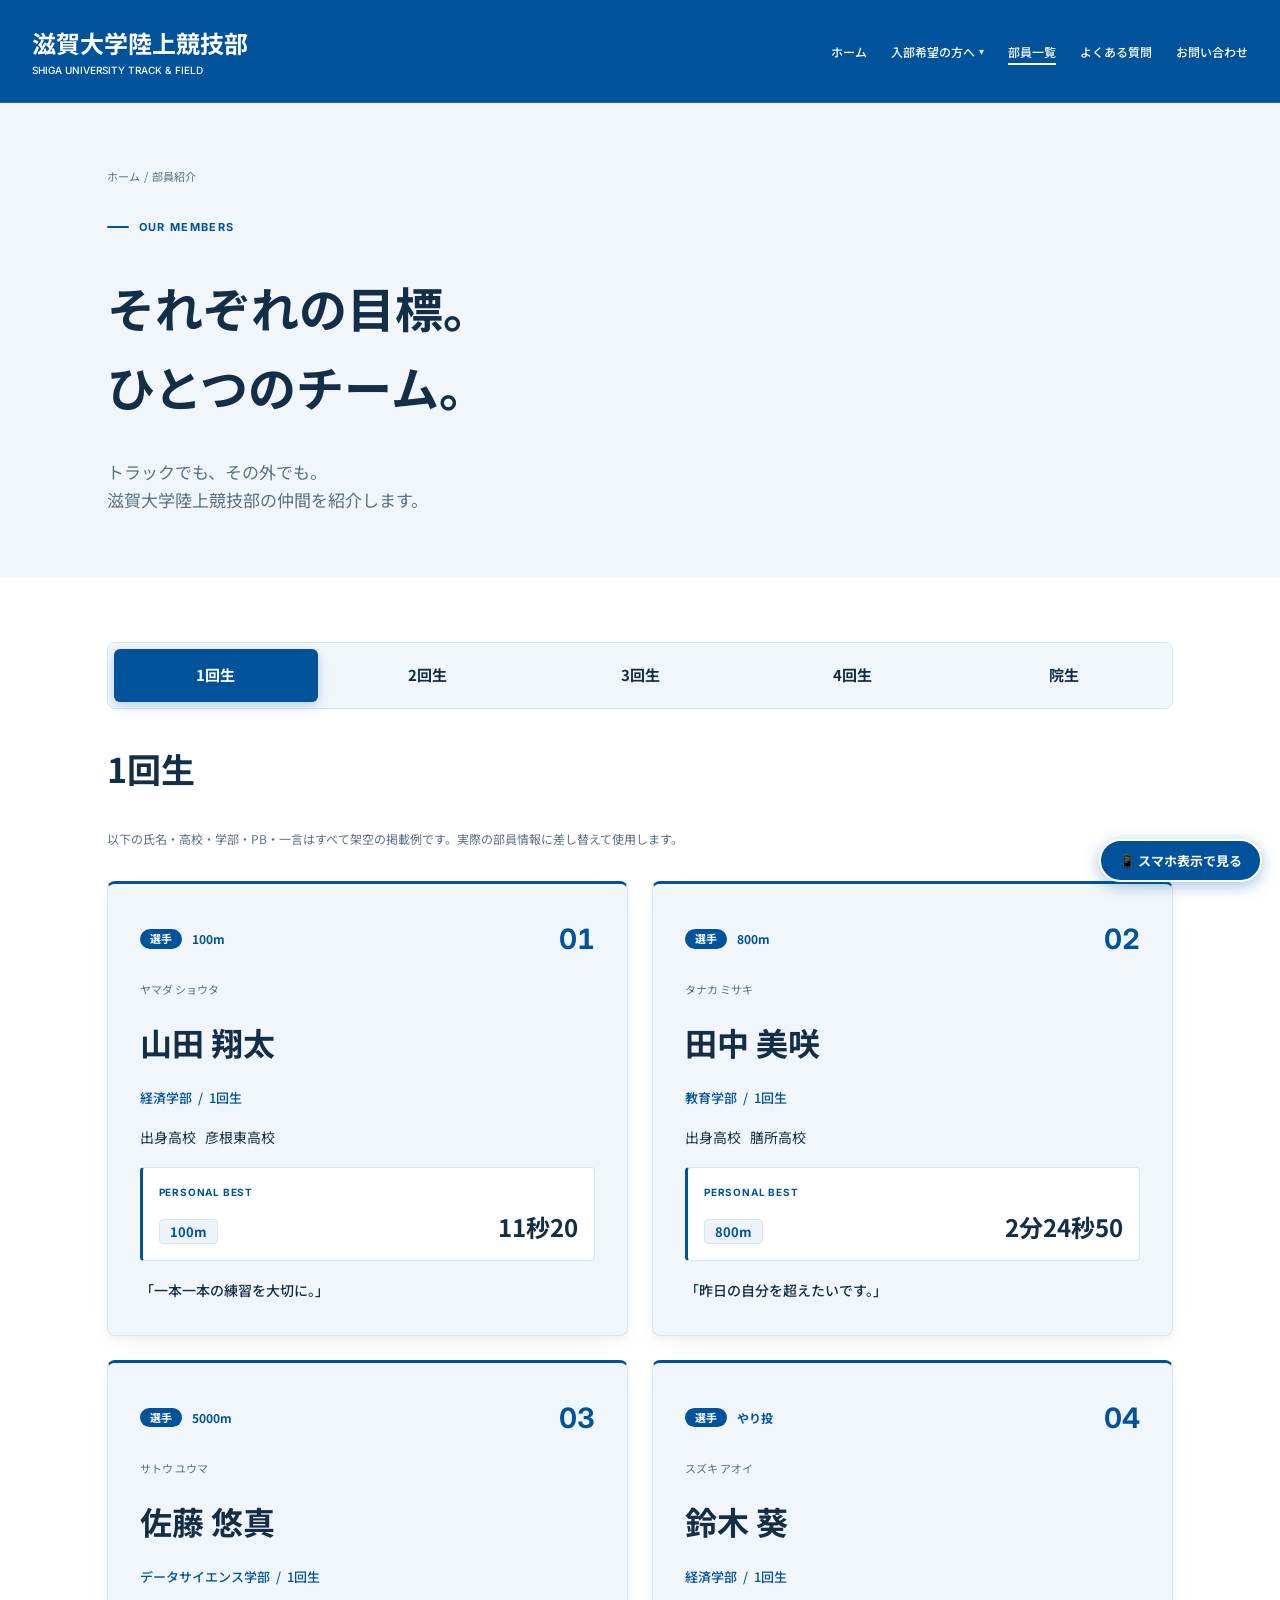
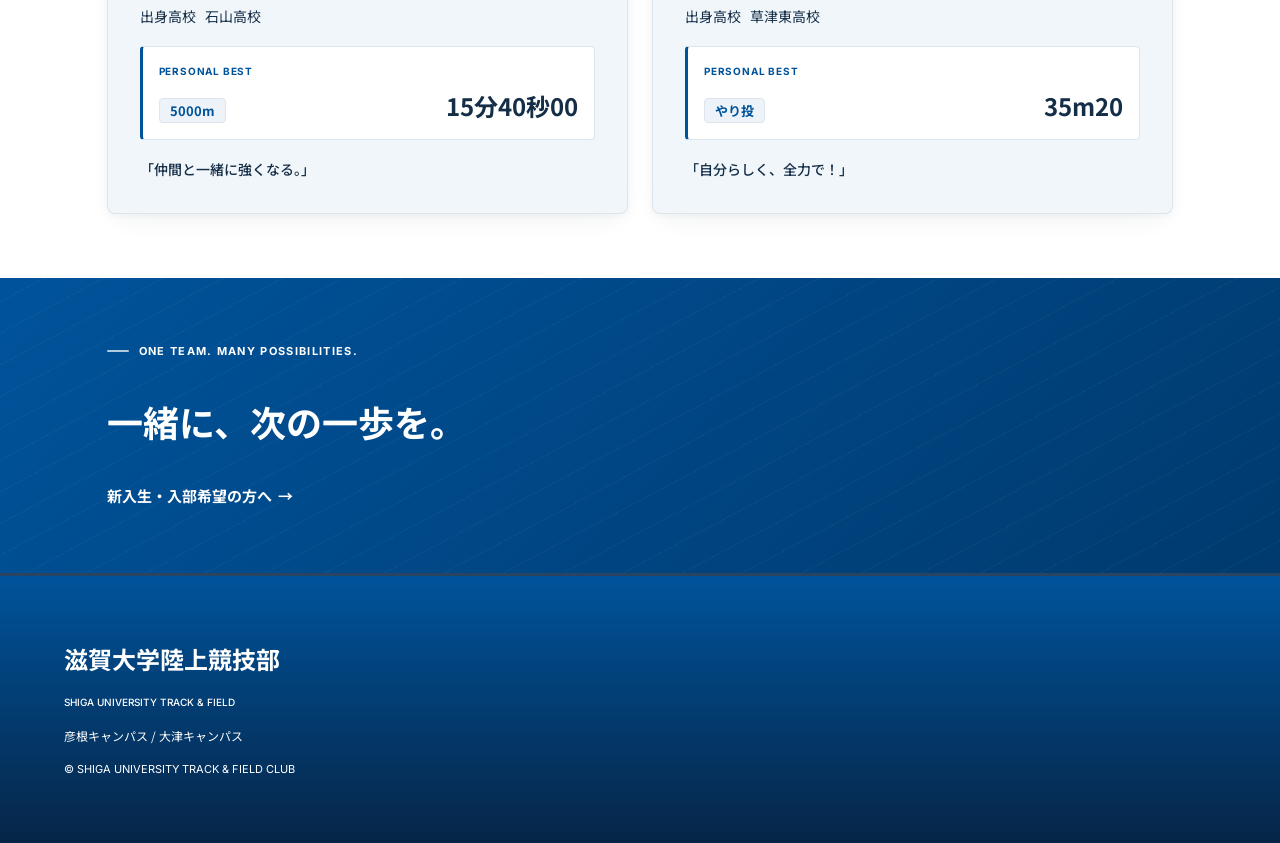
<file: members.html>
<!DOCTYPE html>
<html lang="ja">

<head>
  <meta charset="UTF-8" />
  <meta name="viewport" content="width=device-width, initial-scale=1.0, viewport-fit=cover" />
  <meta name="theme-color" content="#00539b" />
  <title>部員紹介｜滋賀大学陸上競技部</title>
  <meta name="description"
    content="滋賀大学陸上競技部の部員紹介ページです。1〜4回生・大学院生のプロフィール（種目・氏名・学部・出身高校・自己ベスト・一言）を掲載しています。" />
  <link rel="preconnect" href="https://fonts.googleapis.com" />
  <link rel="preconnect" href="https://fonts.gstatic.com" crossorigin />
  <link rel="stylesheet"
    href="https://fonts.googleapis.com/css2?family=Inter:wght@400;500;700&family=Noto+Sans+JP:wght@400;500;700;900&display=swap" />
  <link rel="stylesheet" href="style.css" />
</head>

<body>
  <a href="#main-content" class="skip-link">メインコンテンツへ移動</a>
  <div class="page-wrapper">

    <!-- ==================== Header ==================== -->
    <header class="site-header">
      <div class="header-inner">
        <a href="index.html" class="home-link">
          <span class="home-link-jp">滋賀大学陸上競技部</span>
          <span class="home-link-en">SHIGA UNIVERSITY TRACK &amp; FIELD</span>
        </a>

        <!-- スマホ用メニューボタン -->
        <button type="button" id="menu-btn" class="menu-btn" aria-expanded="false" aria-controls="header-nav" aria-label="メニューを開閉">
          <span class="menu-btn-icon" id="menu-btn-icon" aria-hidden="true">☰</span>
          <span class="menu-btn-label" aria-hidden="true">MENU</span>
        </button>

        <!-- ナビゲーション -->
        <nav id="header-nav" class="header-nav" aria-label="メインナビゲーション">
          <a href="index.html">ホーム</a>
          <div class="nav-dropdown">
            <a href="recruit.html" class="nav-dropdown-trigger">入部希望の方へ</a>
            <div class="nav-dropdown-menu" aria-label="入部希望の方へ サブメニュー">
              <a href="recruit.html#practice">活動時間・場所</a>
              <a href="recruit.html#greetings">主将・監督メッセージ</a>
            </div>
          </div>
          <a href="members.html" aria-current="page">部員一覧</a>
          <a href="index.html#faq">よくある質問</a>
          <a href="index.html#contact">お問い合わせ</a>
        </nav>
      </div>
    </header>

    <main id="main-content" tabindex="-1">
      <!-- ==================== Intro ==================== -->
      <section class="subpage-section subpage-section--pale">
        <nav class="breadcrumb-line" aria-label="パンくずリスト"><a href="index.html">ホーム</a>  /  部員紹介</nav>
        <p class="section-eyebrow">OUR MEMBERS</p>

        <h1 class="subpage-heading subpage-heading--large">
          <span class="heading-line">それぞれの目標。</span>
          <span class="heading-line">ひとつのチーム。</span>
        </h1>

        <div class="subpage-lead">
          <p>トラックでも、その外でも。</p>
          <p>滋賀大学陸上競技部の仲間を紹介します。</p>
        </div>
      </section>

      <!-- ==================== Members ==================== -->
      <section class="subpage-section subpage-section--white">
        <!-- 学年タブ -->
        <div class="grade-tabs" role="tablist" aria-label="学年切り替え">
          <button type="button" id="tab-grade-1" class="grade-tab is-active" role="tab" aria-selected="true" data-grade-tab="1回生"
           >
            <span>1回生</span>
          </button>
          <button type="button" id="tab-grade-2" class="grade-tab" role="tab" aria-selected="false" tabindex="-1" data-grade-tab="2回生"
           >
            <span>2回生</span>
          </button>
          <button type="button" id="tab-grade-3" class="grade-tab" role="tab" aria-selected="false" tabindex="-1" data-grade-tab="3回生"
           >
            <span>3回生</span>
          </button>
          <button type="button" id="tab-grade-4" class="grade-tab" role="tab" aria-selected="false" tabindex="-1" data-grade-tab="4回生"
           >
            <span>4回生</span>
          </button>
          <button type="button" id="tab-grade-grad" class="grade-tab" role="tab" aria-selected="false" tabindex="-1" data-grade-tab="院生"
           >
            <span>院生</span>
          </button>
        </div>

        <div id="members-panel" class="tabs-panel-stack" role="tabpanel" aria-labelledby="tab-grade-1">
          <h2 id="members-grade-heading" class="subpage-sec-title">1回生</h2>

          <p class="members-disclaimer">
            以下の氏名・高校・学部・PB・一言はすべて架空の掲載例です。実際の部員情報に差し替えて使用します。
          </p>

          <!-- 部員カード一覧（初期表示：1回生、タブ切り替え時にapp.jsが再描画） -->
          <div id="members-cards-grid" class="members-cards-grid">
          <!-- 01 山田 翔太 -->
          <article class="member-card">
            <div class="member-card-top">
              <div class="member-card-tags">
                <span class="member-role-badge member-role-badge--athlete">選手</span>
                <p class="member-event-tag">100m</p>
              </div>
              <p class="member-num">01</p>
            </div>
            <p class="member-kana">ヤマダ ショウタ</p>
            <h3 class="member-name">山田 翔太</h3>
            <p class="member-faculty">経済学部  /  1回生</p>
            <div class="member-details">
              <p>出身高校   彦根東高校</p>
            </div>
            <div class="member-pb-box">
              <p class="member-pb-label">PERSONAL BEST</p>
              <dl class="member-pb-list">
                <div class="member-pb-item">
                  <dt class="member-pb-event">100m</dt>
                  <dd class="member-pb-value">11秒20</dd>
                </div>
              </dl>
            </div>
            <p class="member-comment">「一本一本の練習を大切に。」</p>
          </article>

          <!-- 02 田中 美咲 -->
          <article class="member-card">
            <div class="member-card-top">
              <div class="member-card-tags">
                <span class="member-role-badge member-role-badge--athlete">選手</span>
                <p class="member-event-tag">800m</p>
              </div>
              <p class="member-num">02</p>
            </div>
            <p class="member-kana">タナカ ミサキ</p>
            <h3 class="member-name">田中 美咲</h3>
            <p class="member-faculty">教育学部  /  1回生</p>
            <div class="member-details">
              <p>出身高校   膳所高校</p>
            </div>
            <div class="member-pb-box">
              <p class="member-pb-label">PERSONAL BEST</p>
              <dl class="member-pb-list">
                <div class="member-pb-item">
                  <dt class="member-pb-event">800m</dt>
                  <dd class="member-pb-value">2分24秒50</dd>
                </div>
              </dl>
            </div>
            <p class="member-comment">「昨日の自分を超えたいです。」</p>
          </article>

          <!-- 03 佐藤 悠真 -->
          <article class="member-card">
            <div class="member-card-top">
              <div class="member-card-tags">
                <span class="member-role-badge member-role-badge--athlete">選手</span>
                <p class="member-event-tag">5000m</p>
              </div>
              <p class="member-num">03</p>
            </div>
            <p class="member-kana">サトウ ユウマ</p>
            <h3 class="member-name">佐藤 悠真</h3>
            <p class="member-faculty">データサイエンス学部  /  1回生</p>
            <div class="member-details">
              <p>出身高校   石山高校</p>
            </div>
            <div class="member-pb-box">
              <p class="member-pb-label">PERSONAL BEST</p>
              <dl class="member-pb-list">
                <div class="member-pb-item">
                  <dt class="member-pb-event">5000m</dt>
                  <dd class="member-pb-value">15分40秒00</dd>
                </div>
              </dl>
            </div>
            <p class="member-comment">「仲間と一緒に強くなる。」</p>
          </article>

          <!-- 04 鈴木 葵 -->
          <article class="member-card">
            <div class="member-card-top">
              <div class="member-card-tags">
                <span class="member-role-badge member-role-badge--athlete">選手</span>
                <p class="member-event-tag">やり投</p>
              </div>
              <p class="member-num">04</p>
            </div>
            <p class="member-kana">スズキ アオイ</p>
            <h3 class="member-name">鈴木 葵</h3>
            <p class="member-faculty">経済学部  /  1回生</p>
            <div class="member-details">
              <p>出身高校   草津東高校</p>
            </div>
            <div class="member-pb-box">
              <p class="member-pb-label">PERSONAL BEST</p>
              <dl class="member-pb-list">
                <div class="member-pb-item">
                  <dt class="member-pb-event">やり投</dt>
                  <dd class="member-pb-value">35m20</dd>
                </div>
              </dl>
            </div>
            <p class="member-comment">「自分らしく、全力で！」</p>
          </article>
        </div>
        </div>
      </section>

      <!-- ==================== Team Invitation ==================== -->
      <section class="subpage-section subpage-section--blue">
        <p class="blue-sec-eyebrow">ONE TEAM. MANY POSSIBILITIES.</p>
        <h2 class="blue-sec-heading blue-sec-heading--members">一緒に、次の一歩を。</h2>
        <a href="recruit.html" class="blue-sec-inline-link">新入生・入部希望の方へ  →</a>
      </section>
    </main>

    <!-- ==================== Footer ==================== -->
    <footer class="site-footer">
      <div class="footer-inner">
        <p class="footer-title-jp">滋賀大学陸上競技部</p>
        <p class="footer-title-en">SHIGA UNIVERSITY TRACK &amp; FIELD</p>
        <p class="footer-campus">彦根キャンパス / 大津キャンパス</p>
        <p class="footer-copy">© SHIGA UNIVERSITY TRACK &amp; FIELD CLUB</p>
      </div>
    </footer>

  </div>

  <!-- ==================== スマホ表示プレビュー確認ボタン ==================== -->
  <button type="button" id="mobile-preview-btn" class="mobile-preview-fab" title="スマホ版（iPhone実画面サイズ）での見え方を確認します">
    <span aria-hidden="true">📱</span> スマホ表示で見る
  </button>
  <!-- 中身は app.js が iPhone 実機プレビューとして生成する -->
  <dialog id="mobile-preview-modal" class="mobile-preview-modal" aria-label="スマホ表示プレビュー" closedby="any"></dialog>

  <script src="data.js"></script>
  <script src="app.js"></script>
</body>

</html>
</file>
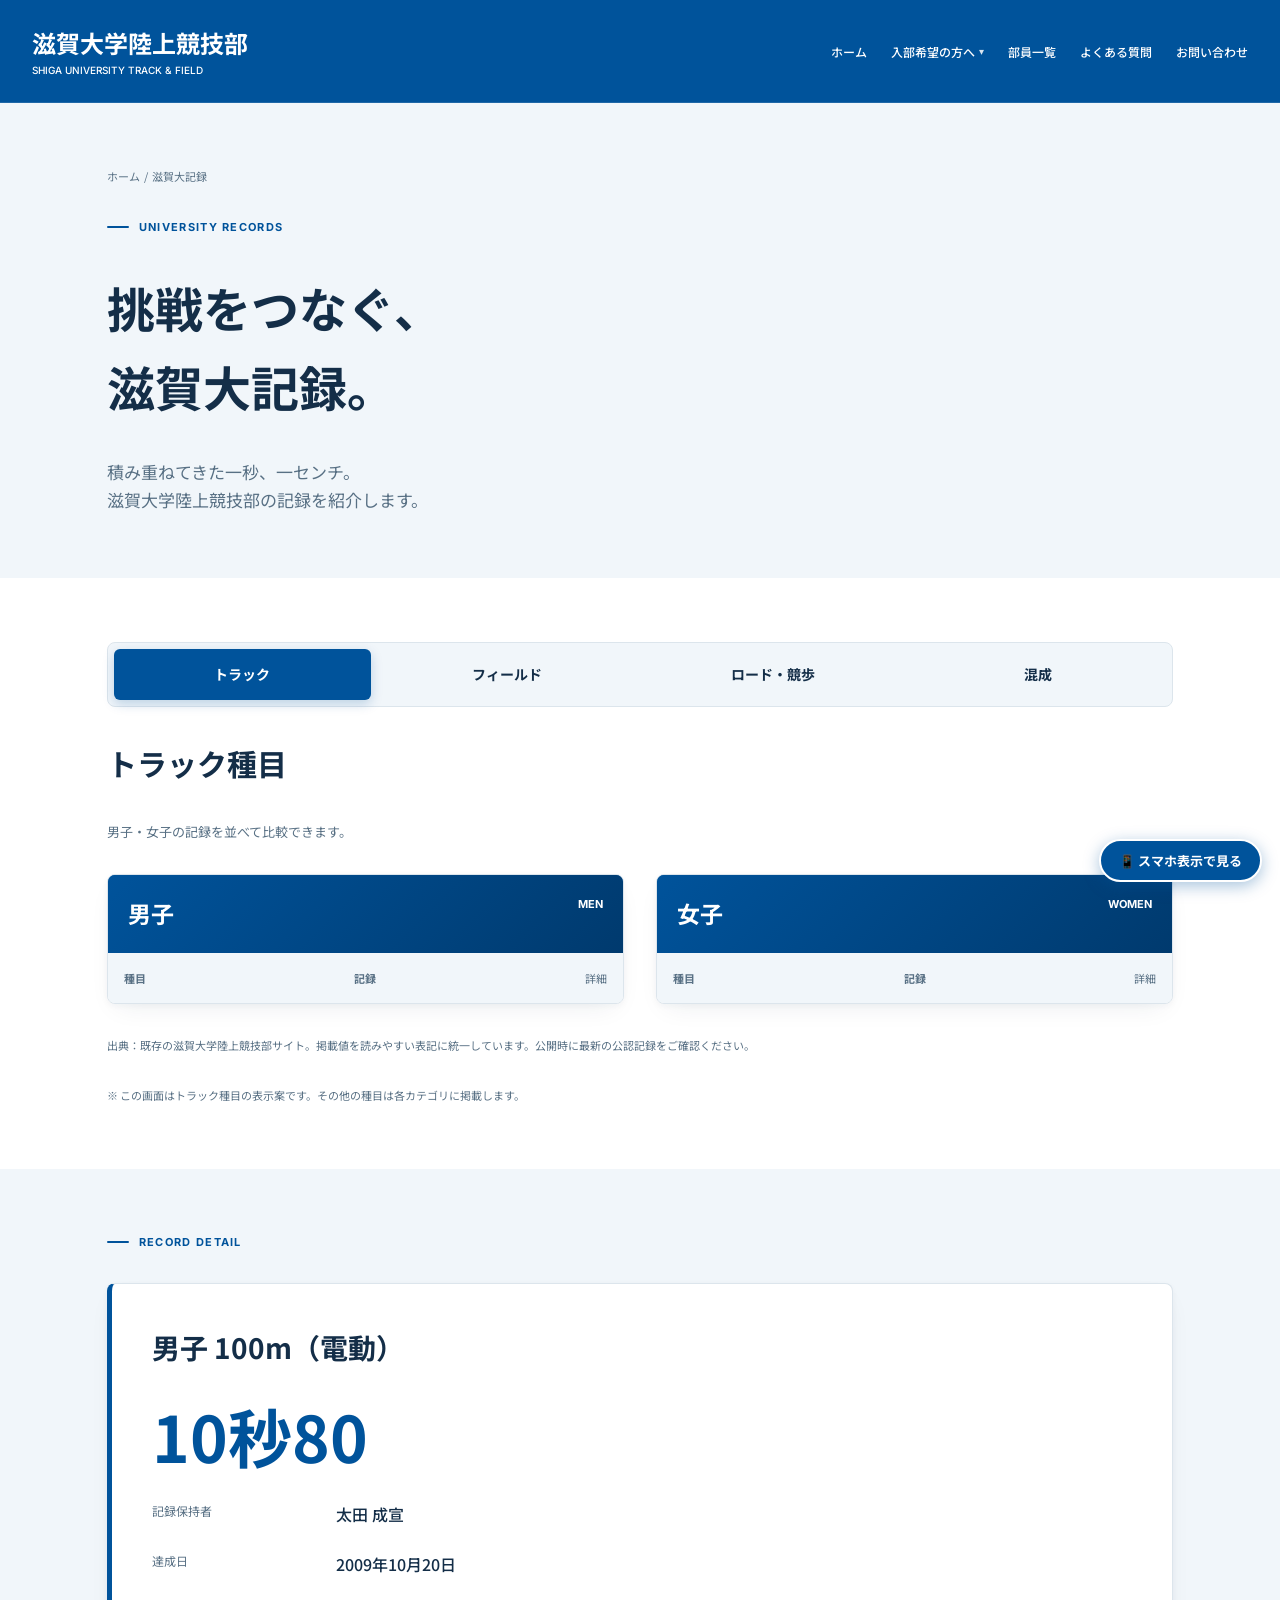
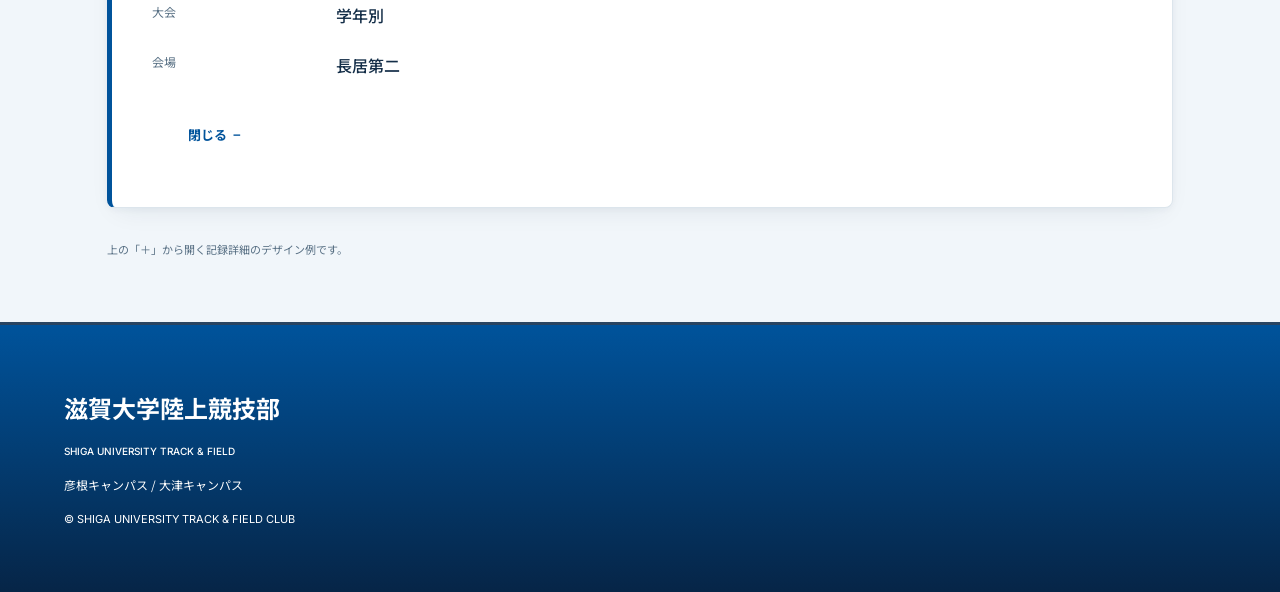
<file: records.html>
<!DOCTYPE html>
<html lang="ja">

<head>
  <meta charset="UTF-8" />
  <meta name="viewport" content="width=device-width, initial-scale=1.0, viewport-fit=cover" />
  <meta name="theme-color" content="#00539b" />
  <title>滋賀大記録｜滋賀大学陸上競技部</title>
  <meta name="description"
    content="滋賀大学陸上競技部の滋賀大記録（歴代記録）ページです。トラック、フィールド、ロード・競歩、混成の各カテゴリ別に男子・女子の記録と保持者・達成日・大会・会場を掲載しています。" />
  <link rel="preconnect" href="https://fonts.googleapis.com" />
  <link rel="preconnect" href="https://fonts.gstatic.com" crossorigin />
  <link rel="stylesheet"
    href="https://fonts.googleapis.com/css2?family=Inter:wght@400;500;700&family=Noto+Sans+JP:wght@400;500;700;900&display=swap" />
  <link rel="stylesheet" href="style.css" />
</head>

<body>
  <a href="#main-content" class="skip-link">メインコンテンツへ移動</a>
  <div class="page-wrapper">

    <!-- ==================== Header ==================== -->
    <header class="site-header">
      <div class="header-inner">
        <a href="index.html" class="home-link">
          <span class="home-link-jp">滋賀大学陸上競技部</span>
          <span class="home-link-en">SHIGA UNIVERSITY TRACK &amp; FIELD</span>
        </a>

        <!-- スマホ用メニューボタン -->
        <button type="button" id="menu-btn" class="menu-btn" aria-expanded="false" aria-controls="header-nav" aria-label="メニューを開閉">
          <span class="menu-btn-icon" id="menu-btn-icon" aria-hidden="true">☰</span>
          <span class="menu-btn-label" aria-hidden="true">MENU</span>
        </button>

        <!-- ナビゲーション -->
        <nav id="header-nav" class="header-nav" aria-label="メインナビゲーション">
          <a href="index.html">ホーム</a>
          <div class="nav-dropdown">
            <a href="recruit.html" class="nav-dropdown-trigger">入部希望の方へ</a>
            <div class="nav-dropdown-menu" aria-label="入部希望の方へ サブメニュー">
              <a href="recruit.html#practice">活動時間・場所</a>
              <a href="recruit.html#greetings">主将・監督メッセージ</a>
            </div>
          </div>
          <a href="members.html">部員一覧</a>
          <a href="index.html#faq">よくある質問</a>
          <a href="index.html#contact">お問い合わせ</a>
        </nav>
      </div>
    </header>

    <main id="main-content" tabindex="-1">
      <!-- ==================== Intro ==================== -->
      <section class="subpage-section subpage-section--pale">
        <nav class="breadcrumb-line" aria-label="パンくずリスト"><a href="index.html">ホーム</a>  /  滋賀大記録</nav>
        <p class="section-eyebrow">UNIVERSITY RECORDS</p>

        <h1 class="subpage-heading subpage-heading--large">
          <span class="heading-line">挑戦をつなぐ、</span>
          <span class="heading-line">滋賀大記録。</span>
        </h1>

        <div class="subpage-lead">
          <p>積み重ねてきた一秒、一センチ。</p>
          <p>滋賀大学陸上競技部の記録を紹介します。</p>
        </div>
      </section>

      <!-- ==================== Records ==================== -->
      <section class="subpage-section subpage-section--white">
        <!-- 種目カテゴリー切り替えタブ -->
        <div class="record-cat-tabs" role="tablist" aria-label="種目カテゴリー切り替え">
          <button type="button" id="tab-record-track" class="record-cat-tab is-active" role="tab" aria-selected="true"
            data-record-cat="track">
            <span>トラック</span>
          </button>
          <button type="button" id="tab-record-field" class="record-cat-tab" role="tab" aria-selected="false" tabindex="-1" data-record-cat="field"
           >
            <span>フィールド</span>
          </button>
          <button type="button" id="tab-record-road" class="record-cat-tab" role="tab" aria-selected="false" tabindex="-1" data-record-cat="road"
           >
            <span>ロード・競歩</span>
          </button>
          <button type="button" id="tab-record-combined" class="record-cat-tab" role="tab" aria-selected="false" tabindex="-1" data-record-cat="combined"
           >
            <span>混成</span>
          </button>
        </div>

        <div id="records-panel" class="tabs-panel-stack" role="tabpanel" aria-labelledby="tab-record-track">
        <h2 id="records-cat-heading" class="records-cat-heading">トラック種目</h2>

        <p class="records-layout-note records-layout-note--pc">
          男子・女子の記録を並べて比較できます。
        </p>
        <p class="records-layout-note records-layout-note--sp">
          スマホでは男女の表を縦に並べて表示します。
        </p>

        <!-- 男女の記録テーブル -->
        <div class="records-columns">
          <!-- 男子記録 -->
          <div class="records-col">
            <div class="records-col-head">
              <span class="records-col-head-jp">男子</span>
              <span class="records-col-head-en">MEN</span>
            </div>
            <div class="records-table-head">
              <span class="records-th-event">種目</span>
              <span class="records-th-val">記録</span>
              <span class="records-th-detail">詳細</span>
            </div>
            <div id="records-men-list" class="records-rows">
              <!-- app.js により描画 -->
            </div>
          </div>

          <!-- 女子記録 -->
          <div class="records-col">
            <div class="records-col-head">
              <span class="records-col-head-jp">女子</span>
              <span class="records-col-head-en">WOMEN</span>
            </div>
            <div class="records-table-head">
              <span class="records-th-event">種目</span>
              <span class="records-th-val">記録</span>
              <span class="records-th-detail">詳細</span>
            </div>
            <div id="records-women-list" class="records-rows">
              <!-- app.js により描画 -->
            </div>
          </div>
        </div>

        <p class="subpage-footnote">
          出典：既存の滋賀大学陸上競技部サイト。掲載値を読みやすい表記に統一しています。公開時に最新の公認記録をご確認ください。
        </p>
        <p class="subpage-footnote">
          ※ この画面はトラック種目の表示案です。その他の種目は各カテゴリに掲載します。
        </p>
        </div>
      </section>

      <!-- ==================== Record Detail ==================== -->
      <section id="record-detail-section" class="subpage-section subpage-section--pale">
        <p class="section-eyebrow">RECORD DETAIL</p>

        <div id="record-detail-card" class="record-detail-card">
          <h3 id="detail-event-title" class="record-detail-event">男子 100m（電動）</h3>
          <p id="detail-record-value" class="record-detail-value">10秒80</p>

          <div class="record-detail-row">
            <span class="record-detail-label">記録保持者</span>
            <span id="detail-holder" class="record-detail-data">太田 成宣</span>
          </div>

          <div class="record-detail-row">
            <span class="record-detail-label">達成日</span>
            <span id="detail-date" class="record-detail-data">2009年10月20日</span>
          </div>

          <div class="record-detail-row">
            <span class="record-detail-label">大会</span>
            <span id="detail-tournament" class="record-detail-data">学年別</span>
          </div>

          <div class="record-detail-row">
            <span class="record-detail-label">会場</span>
            <span id="detail-place" class="record-detail-data">長居第二</span>
          </div>

          <button type="button" id="detail-close-btn" class="record-detail-close">
            閉じる  −
          </button>
        </div>

        <p class="subpage-footnote">
          上の「＋」から開く記録詳細のデザイン例です。
        </p>
      </section>
    </main>

    <!-- ==================== Footer ==================== -->
    <footer class="site-footer">
      <div class="footer-inner">
        <p class="footer-title-jp">滋賀大学陸上競技部</p>
        <p class="footer-title-en">SHIGA UNIVERSITY TRACK &amp; FIELD</p>
        <p class="footer-campus">彦根キャンパス / 大津キャンパス</p>
        <p class="footer-copy">© SHIGA UNIVERSITY TRACK &amp; FIELD CLUB</p>
      </div>
    </footer>

  </div>

  <!-- ==================== スマホ表示プレビュー確認ボタン ==================== -->
  <button type="button" id="mobile-preview-btn" class="mobile-preview-fab" title="スマホ版（iPhone実画面サイズ）での見え方を確認します">
    <span aria-hidden="true">📱</span> スマホ表示で見る
  </button>
  <!-- 中身は app.js が iPhone 実機プレビューとして生成する -->
  <dialog id="mobile-preview-modal" class="mobile-preview-modal" aria-label="スマホ表示プレビュー" closedby="any"></dialog>

  <script src="data.js"></script>
  <script src="app.js"></script>
</body>

</html>
</file>
<file: style.css>
/* ==========================================================================
   滋賀大学陸上競技部 ウェブサイト スタイルシート (style.css)
   Figmaデザイン全8フレーム（PC版・スマホ版・中間幅）準拠
   - トップページ: 19:2 (PC) / 19:24 (スマホ)
   - 新入生向け: 19:42 (PC) / 19:64 (スマホ)
   - 部員紹介: 19:82 (PC) / 19:102 (スマホ)
   - 滋賀大記録: 19:118 (PC) / 19:138 (スマホ)
   ========================================================================== */

:root {
  interpolate-size: allow-keywords;
  --in-oklab: ;
  --in-oklch: ;
  --brand-blue: #00539b;
  --brand-blue-hover: #00437f;
  --brand-blue-deep: #003a6e;
  --brand-navy: #062547;
  --brand-blue-tint: color-mix(in srgb, var(--brand-blue) 7%, var(--white));
  --hero-overlay: rgba(6, 43, 79, 0.58);
  --text-dark: #142e48;
  --text-muted: #587084;
  --bg-pale: #f1f6fa;
  --border-light: #dce5ec;
  --white: #ffffff;
  --danger: #c53030;
  --danger-bg: #fff5f5;
  --success: #0f6b3d;
  --success-bg: #edfcf4;
  --radius-sm: 4px;
  --radius-md: 8px;
  --shadow-card: 0 2px 6px rgba(12, 39, 68, 0.04), 0 10px 26px -10px rgba(12, 39, 68, 0.09);
  --shadow-card-hover: 0 6px 16px rgba(0, 83, 155, 0.10), 0 18px 36px -12px rgba(12, 39, 68, 0.14);
  /* PC画面幅に応じてスムーズに伸縮する左右余白（1440px時に120px） */
  --section-px: clamp(24px, 8.333vw, 160px);
}

@supports (linear-gradient(in oklab, white, black)) {
  :root {
    --in-oklab: in oklab;
    --in-oklch: in oklch;
  }
}

@media (prefers-reduced-motion: no-preference) {
  @view-transition {
    navigation: auto;
  }

  html {
    scroll-behavior: smooth;
  }
}

*,
*::before,
*::after {
  box-sizing: border-box;
  margin: 0;
  padding: 0;
}

html {
  scroll-padding-top: var(--header-height, 102px);
  font-size: 16px;
  width: 100%;
}

section[id],
.top-section,
.subpage-section {
  scroll-margin-top: var(--header-height, 102px);
}

body {
  font-family: 'Noto Sans JP', sans-serif;
  color: var(--text-dark);
  background-color: var(--white);
  line-height: 1.65;
  -webkit-font-smoothing: antialiased;
  width: 100%;
  overflow-x: clip;
}

/* スキップリンク ＆ スクリーンリーダー専用ユーティリティ */
.skip-link {
  position: fixed;
  top: -100%;
  left: 16px;
  z-index: 1200;
  background-color: var(--brand-blue);
  color: var(--white);
  padding: 10px 18px;
  font-size: 13px;
  font-weight: 700;
  border: 2px solid var(--white);
  border-radius: 4px;
  box-shadow: 0 4px 16px rgba(0, 0, 0, 0.25);
}

.skip-link:focus {
  top: 12px;
}

.visually-hidden:where(:not(:focus-within, :active)) {
  position: absolute !important;
  clip-path: inset(50%) !important;
  overflow: hidden !important;
  width: 1px !important;
  height: 1px !important;
  margin: -1px !important;
  padding: 0 !important;
  border: 0 !important;
  white-space: nowrap !important;
}

:focus-visible {
  outline: 2px solid var(--brand-blue);
  outline-offset: 2px;
}

.site-header :focus-visible,
.subpage-section--blue :focus-visible,
.mobile-preview-toolbar :focus-visible {
  outline-color: var(--white);
}

.heading-line {
  display: block;
}

.tabs-panel-stack {
  width: 100%;
  display: flex;
  flex-direction: column;
  align-items: flex-start;
  gap: inherit;
}

a {
  color: inherit;
  text-decoration: none;
}

button,
input,
textarea,
select {
  font-family: inherit;
}

.font-inter {
  font-family: 'Inter', 'Noto Sans JP', sans-serif;
}

/* サイト全体の横幅をブラウザサイズ（100%）に合わせる */
.page-wrapper {
  width: 100%;
  min-height: 100vh;
  background-color: var(--white);
  display: flex;
  flex-direction: column;
}

main {
  flex: 1;
  width: 100%;
}

/* ==========================================================================
   Header (19:3 / 19:43 / 19:83 / 19:119 PC, 19:25 / 19:65 / 19:103 / 19:139 SP)
   ========================================================================== */
.site-header {
  background-color: var(--brand-blue);
  color: var(--white);
  width: 100%;
  position: sticky;
  top: 0;
  z-index: 200;
  container-type: scroll-state;
  container-name: site-header;
  border-bottom: 1px solid rgba(255, 255, 255, 0.12);
}

.header-inner {
  width: 100%;
  min-height: 100px;
  display: flex;
  align-items: center;
  justify-content: space-between;
  gap: 40px;
  padding: 24px 32px;
  line-height: 1.6;
  transition: background-color 0.25s ease-out, box-shadow 0.25s ease-out;
}

@container site-header scroll-state(stuck: top) {
  .header-inner {
    background-color: var(--brand-blue-hover);
    box-shadow: 0 8px 24px rgba(4, 24, 48, 0.24);
  }
}

.home-link {
  display: flex;
  flex-direction: column;
  align-items: flex-start;
  flex: 1 0 0;
  min-width: 0;
  color: var(--white);
  transition: opacity 0.2s;
}

.home-link:hover {
  opacity: 0.9;
}

.home-link-jp {
  font-family: 'Noto Sans JP', sans-serif;
  font-weight: 700;
  font-size: 24px;
  line-height: 1.6;
}

.home-link-en {
  font-family: 'Inter', sans-serif;
  font-weight: 500;
  font-size: 10px;
  line-height: 1.6;
}

.header-nav {
  display: flex;
  align-items: center;
  gap: 24px;
  flex-shrink: 0;
  white-space: nowrap;
}

.header-nav a {
  font-family: 'Noto Sans JP', sans-serif;
  font-weight: 500;
  font-size: 12px;
  line-height: 1.6;
  color: var(--white);
  transition: opacity 0.2s;
}

.header-nav a:hover {
  opacity: 0.8;
}

.header-nav > a[aria-current="page"],
.nav-dropdown-trigger[aria-current="page"] {
  text-decoration: underline;
  text-decoration-thickness: 2px;
  text-underline-offset: 6px;
}

/* 「入部希望の方へ」ホバー時ドロップダウンメニュー */
.nav-dropdown {
  position: relative;
  display: flex;
  align-items: center;
}

.nav-dropdown-trigger {
  display: inline-flex;
  align-items: center;
  gap: 4px;
  padding: 6px 0;
}

.nav-dropdown-trigger::after {
  content: "▾";
  font-size: 10px;
  line-height: 1;
  opacity: 0.85;
}

.nav-dropdown-menu {
  position: absolute;
  top: 100%;
  left: 50%;
  transform: translateX(-50%) translateY(4px);
  background-color: var(--white);
  border: 1px solid var(--border-light);
  border-radius: 2px;
  box-shadow: 0 8px 24px rgba(20, 46, 72, 0.16);
  min-width: 184px;
  padding: 6px 0;
  display: flex;
  flex-direction: column;
  opacity: 0;
  visibility: hidden;
  pointer-events: none;
  transition: opacity 0.18s ease, transform 0.18s ease, visibility 0.18s;
  z-index: 300;
}

/* カーソル移動時にホバーが途切れないための透明ブリッジ */
.nav-dropdown-menu::before {
  content: "";
  position: absolute;
  top: -12px;
  left: 0;
  right: 0;
  height: 12px;
}

.nav-dropdown:hover .nav-dropdown-menu,
.nav-dropdown:focus-within .nav-dropdown-menu {
  opacity: 1;
  visibility: visible;
  pointer-events: auto;
  transform: translateX(-50%) translateY(0);
}

.nav-dropdown-menu a {
  color: var(--text-dark);
  font-family: 'Noto Sans JP', sans-serif;
  font-weight: 500;
  font-size: 12px;
  line-height: 1.6;
  padding: 10px 16px;
  white-space: nowrap;
  transition: background-color 0.15s, color 0.15s;
}

.nav-dropdown-menu a:hover {
  background-color: var(--bg-pale);
  color: var(--brand-blue);
  opacity: 1;
}

/* スマホ用メニューボタン (19:29) */
.menu-btn {
  display: none;
  background: var(--brand-blue);
  border: none;
  color: var(--white);
  width: 44px;
  height: 44px;
  flex-direction: column;
  align-items: flex-start;
  justify-content: center;
  gap: 3px;
  cursor: pointer;
  padding: 0;
  flex-shrink: 0;
}

.menu-btn-icon {
  font-family: 'Noto Sans JP', sans-serif;
  font-weight: 500;
  font-size: 24px;
  line-height: 1;
  width: 100%;
  text-align: center;
}

.menu-btn-label {
  font-family: 'Inter', sans-serif;
  font-weight: 700;
  font-size: 7px;
  line-height: 1.2;
  width: 100%;
  text-align: center;
}

/* ==========================================================================
   Hero (19:14 PC / 19:32 SP)
   ========================================================================== */
.hero-section {
  position: relative;
  width: 100%;
  display: flex;
  flex-direction: column;
  align-items: center;
  gap: 22px;
  padding: 115px var(--section-px) 40px;
  overflow: hidden;
  text-align: center;
  color: var(--white);
}

.hero-bg {
  position: absolute;
  inset: 0;
  pointer-events: none;
  z-index: 0;
}

.hero-bg picture,
.hero-bg img {
  width: 100%;
  height: 100%;
  object-fit: cover;
  display: block;
}

.hero-bg-overlay {
  position: absolute;
  inset: 0;
  background-color: var(--hero-overlay);
  background-image: linear-gradient(
    180deg var(--in-oklab),
    rgba(4, 29, 54, 0.56) 0%,
    rgba(0, 62, 120, 0.50) 52%,
    rgba(4, 29, 54, 0.80) 100%
  );
}

.hero-bg-overlay::after {
  content: "";
  position: absolute;
  inset: 0;
  background-image: repeating-linear-gradient(
    -28deg,
    rgba(255, 255, 255, 0.04) 0 1px,
    transparent 1px 28px
  );
  mask-image: linear-gradient(180deg, transparent 20%, rgba(0, 0, 0, 0.8) 100%);
}

.hero-eyebrow {
  position: relative;
  z-index: 1;
  max-width: 100%;
  font-family: 'Inter', sans-serif;
  font-weight: 600;
  font-size: 12px;
  line-height: 1.65;
  letter-spacing: 0.14em;
  white-space: pre-wrap;
  background-color: rgba(255, 255, 255, 0.12);
  border: 1px solid rgba(255, 255, 255, 0.28);
  backdrop-filter: blur(4px);
  padding: 6px 18px;
  border-radius: 999px;
}

.hero-heading {
  position: relative;
  z-index: 1;
  font-family: 'Noto Sans JP', sans-serif;
  font-weight: 900;
  font-size: 64px;
  line-height: 1.35;
  letter-spacing: 0.02em;
  text-wrap: balance;
  text-shadow: 0 6px 26px rgba(4, 24, 48, 0.35);
}

.hero-heading .heading-line,
.hero-heading p {
  line-height: 1.35;
}

.hero-lead {
  position: relative;
  z-index: 1;
  font-family: 'Noto Sans JP', sans-serif;
  font-weight: 400;
  font-size: 17px;
  line-height: 1.65;
  text-shadow: 0 2px 12px rgba(4, 24, 48, 0.35);
}

.hero-lead p {
  line-height: 1.65;
}

.hero-cta {
  position: relative;
  z-index: 1;
  background-color: var(--white);
  color: var(--brand-blue);
  width: 320px;
  max-width: 100%;
  padding: 16px 20px;
  border-radius: var(--radius-sm);
  display: flex;
  align-items: center;
  gap: 12px;
  text-align: left;
  box-shadow: 0 10px 28px rgba(4, 24, 48, 0.26);
  transition: transform 0.2s ease-out, background-color 0.2s ease-out, box-shadow 0.2s ease-out;
  transition-timing-function: linear(0, 0.008, 0.032, 0.072, 0.128, 0.2, 0.288, 0.392, 0.506, 0.619, 0.722, 0.812, 0.885, 0.94, 0.978, 0.999, 1.008, 1.008, 1.005, 1.002, 1);
}

.hero-cta:hover {
  background-color: var(--bg-pale);
  transform: translateY(-2px);
  box-shadow: 0 14px 32px rgba(4, 24, 48, 0.34);
}

.hero-cta:active {
  transform: translateY(0) scale(0.985);
}

.hero-cta-label {
  flex: 1 0 0;
  font-family: 'Noto Sans JP', sans-serif;
  font-weight: 700;
  font-size: 15px;
  line-height: 1.65;
}

.hero-cta-arrow {
  font-family: 'Noto Sans JP', sans-serif;
  font-weight: 400;
  font-size: 20px;
  line-height: 1.65;
  flex-shrink: 0;
  transition: transform 0.2s ease-out;
}

.hero-cta:hover .hero-cta-arrow {
  transform: translateX(4px);
}

.hero-note {
  position: relative;
  z-index: 1;
  font-family: 'Noto Sans JP', sans-serif;
  font-weight: 400;
  font-size: 10px;
  line-height: 1.65;
  white-space: pre-wrap;
}

/* ==========================================================================
   Section Common Layout (Top Page & Subpages)
   ========================================================================== */
.top-section {
  width: 100%;
  padding: 72px var(--section-px);
  display: flex;
  flex-direction: column;
  align-items: flex-start;
  gap: 36px;
}

.top-section--white {
  background-color: var(--white);
}

.top-section--pale {
  background-color: var(--bg-pale);
}

.subpage-section {
  width: 100%;
  padding: 64px var(--section-px);
  display: flex;
  flex-direction: column;
  align-items: flex-start;
  gap: 32px;
}

.subpage-section--white {
  background-color: var(--white);
}

.subpage-section--pale {
  background-color: var(--bg-pale);
}

.subpage-section--blue {
  position: relative;
  overflow: hidden;
  background-color: var(--brand-blue);
  background-image:
    repeating-linear-gradient(
      -28deg,
      rgba(255, 255, 255, 0.035) 0 1px,
      transparent 1px 28px
    ),
    linear-gradient(135deg var(--in-oklab), var(--brand-blue) 0%, var(--brand-blue-deep) 100%);
  color: var(--white);
}

.breadcrumb-line {
  font-family: 'Noto Sans JP', sans-serif;
  font-weight: 400;
  font-size: 11px;
  line-height: 1.65;
  color: var(--text-muted);
  white-space: pre-wrap;
  width: 100%;
}

.breadcrumb-line a:hover {
  text-decoration: underline;
}

.section-eyebrow {
  font-family: 'Inter', sans-serif;
  font-weight: 700;
  font-size: 11px;
  line-height: 1.65;
  letter-spacing: 0.12em;
  color: var(--brand-blue);
  width: 100%;
  display: inline-flex;
  align-items: center;
  gap: 10px;
}

.section-eyebrow::before {
  content: "";
  width: 22px;
  height: 2px;
  background-color: var(--brand-blue);
  border-radius: 2px;
  flex-shrink: 0;
}

.section-heading {
  font-family: 'Noto Sans JP', sans-serif;
  font-weight: 700;
  font-size: 36px;
  line-height: 1.65;
  color: var(--text-dark);
  width: 100%;
  text-wrap: balance;
}

.section-sublead {
  font-family: 'Noto Sans JP', sans-serif;
  font-weight: 400;
  font-size: 14px;
  line-height: 1.65;
  color: var(--text-muted);
  width: 100%;
  text-wrap: pretty;
}

.subpage-heading {
  font-family: 'Noto Sans JP', sans-serif;
  font-weight: 700;
  color: var(--text-dark);
  width: 100%;
  text-wrap: balance;
}

.subpage-heading--recruit {
  font-size: 34px;
  line-height: 1.7;
}

.subpage-heading--recruit .heading-line,
.subpage-heading--recruit p {
  line-height: 1.7;
}

.subpage-heading--large {
  font-size: 48px;
  line-height: 1.65;
}

.subpage-heading--large .heading-line,
.subpage-heading--large p {
  line-height: 1.65;
}

.subpage-lead {
  font-family: 'Noto Sans JP', sans-serif;
  font-weight: 400;
  font-size: 17px;
  line-height: 1.65;
  color: var(--text-muted);
  width: 100%;
  text-wrap: pretty;
}

.subpage-lead p {
  line-height: 1.65;
}

.subpage-sec-title {
  font-family: 'Noto Sans JP', sans-serif;
  font-weight: 700;
  font-size: 34px;
  line-height: 1.65;
  color: var(--text-dark);
  width: 100%;
  text-wrap: balance;
}

.subpage-footnote {
  font-family: 'Noto Sans JP', sans-serif;
  font-weight: 400;
  font-size: 11px;
  line-height: 1.65;
  color: var(--text-muted);
  width: 100%;
}

/* 共通バー型ボタン */
.blue-bar-btn {
  width: 100%;
  background-color: var(--brand-blue);
  color: var(--white);
  padding: 16px 20px;
  border-radius: var(--radius-sm);
  display: flex;
  align-items: center;
  gap: 12px;
  box-shadow: 0 4px 14px rgba(0, 83, 155, 0.18);
  transition: background-color 0.2s ease-out, transform 0.2s ease-out, box-shadow 0.2s ease-out;
  transition-timing-function: linear(0, 0.008, 0.032, 0.072, 0.128, 0.2, 0.288, 0.392, 0.506, 0.619, 0.722, 0.812, 0.885, 0.94, 0.978, 0.999, 1.008, 1.008, 1.005, 1.002, 1);
}

.blue-bar-btn:hover {
  background-color: var(--brand-blue-hover);
  transform: translateY(-2px);
  box-shadow: 0 8px 20px rgba(0, 83, 155, 0.26);
}

.blue-bar-btn:active {
  transform: translateY(0) scale(0.985);
}

.blue-bar-btn-text {
  flex: 1 0 0;
  min-width: 0;
  font-family: 'Noto Sans JP', sans-serif;
  font-weight: 700;
  font-size: 14px;
  line-height: 1.7;
  white-space: pre-wrap;
}

.blue-bar-btn-arrow {
  font-family: 'Noto Sans JP', sans-serif;
  font-weight: 400;
  font-size: 20px;
  line-height: 1.7;
  flex-shrink: 0;
  transition: transform 0.2s ease-out;
}

.blue-bar-btn:hover .blue-bar-btn-arrow {
  transform: translateX(4px);
}

.white-bar-btn {
  width: 100%;
  background-color: var(--white);
  color: var(--brand-blue);
  padding: 16px 20px;
  border-radius: var(--radius-sm);
  display: flex;
  align-items: center;
  gap: 12px;
  box-shadow: 0 6px 20px rgba(4, 24, 48, 0.2);
  transition: background-color 0.2s ease-out, transform 0.2s ease-out, box-shadow 0.2s ease-out;
  transition-timing-function: linear(0, 0.008, 0.032, 0.072, 0.128, 0.2, 0.288, 0.392, 0.506, 0.619, 0.722, 0.812, 0.885, 0.94, 0.978, 0.999, 1.008, 1.008, 1.005, 1.002, 1);
}

.white-bar-btn:hover {
  background-color: var(--bg-pale);
  transform: translateY(-2px);
  box-shadow: 0 10px 26px rgba(4, 24, 48, 0.28);
}

.white-bar-btn:active {
  transform: translateY(0) scale(0.985);
}

.white-bar-btn-text {
  flex: 1 0 0;
  min-width: 0;
  font-family: 'Noto Sans JP', sans-serif;
  font-weight: 700;
  font-size: 14px;
  line-height: 1.7;
}

.white-bar-btn-arrow {
  font-family: 'Noto Sans JP', sans-serif;
  font-weight: 400;
  font-size: 20px;
  line-height: 1.7;
  flex-shrink: 0;
  transition: transform 0.2s ease-out;
}

.white-bar-btn:hover .white-bar-btn-arrow {
  transform: translateX(4px);
}

/* 青背景CTAセクション (19:58 / 19:96) */
.blue-sec-eyebrow {
  font-family: 'Inter', sans-serif;
  font-weight: 700;
  font-size: 11px;
  line-height: 1.65;
  letter-spacing: 0.12em;
  color: var(--white);
  width: 100%;
  display: inline-flex;
  align-items: center;
  gap: 10px;
}

.blue-sec-eyebrow::before {
  content: "";
  width: 22px;
  height: 2px;
  background-color: rgba(255, 255, 255, 0.7);
  border-radius: 2px;
  flex-shrink: 0;
}

.blue-sec-heading {
  font-family: 'Noto Sans JP', sans-serif;
  font-weight: 700;
  font-size: 42px;
  line-height: 1.65;
  color: var(--white);
  width: 100%;
}

.blue-sec-heading--members {
  font-size: 36px;
}

.blue-sec-desc {
  font-family: 'Noto Sans JP', sans-serif;
  font-weight: 400;
  font-size: 14px;
  line-height: 1.65;
  color: var(--white);
  width: 100%;
}

.blue-sec-inline-link {
  font-family: 'Noto Sans JP', sans-serif;
  font-weight: 700;
  font-size: 15px;
  line-height: 1.65;
  color: var(--white);
  white-space: pre-wrap;
  transition: opacity 0.15s;
}

.blue-sec-inline-link:hover {
  opacity: 0.85;
  text-decoration: underline;
}

/* ==========================================================================
   Top Page: News Section (19:15 PC / 19:33 SP)
   ========================================================================== */
.news-list {
  width: 100%;
  display: flex;
  flex-direction: column;
  gap: 8px;
}

.news-row {
  width: 100%;
  background-color: var(--white);
  border-bottom: 1px solid var(--border-light);
  border-radius: var(--radius-sm);
  padding: 20px 14px;
  display: flex;
  align-items: center;
  gap: 24px;
  transition: background-color 0.2s ease-out, transform 0.2s ease-out;
}

.news-row:hover {
  background-color: var(--bg-pale);
  transform: translateX(3px);
}

.news-cat {
  font-family: 'Noto Sans JP', sans-serif;
  font-weight: 700;
  font-size: 11px;
  line-height: 1.5;
  color: var(--brand-blue);
  background-color: var(--brand-blue-tint);
  border: 1px solid var(--border-light);
  border-radius: 999px;
  padding: 4px 12px;
  min-width: 104px;
  text-align: center;
  flex-shrink: 0;
}

.news-title {
  font-family: 'Noto Sans JP', sans-serif;
  font-weight: 500;
  font-size: 17px;
  line-height: 1.65;
  color: var(--text-dark);
  flex: 1 0 0;
  min-width: 0;
}

.news-status {
  font-family: 'Noto Sans JP', sans-serif;
  font-weight: 400;
  font-size: 12px;
  line-height: 1.65;
  color: var(--text-muted);
  width: 150px;
  flex-shrink: 0;
  white-space: pre-wrap;
}

.news-footnote {
  font-family: 'Noto Sans JP', sans-serif;
  font-weight: 400;
  font-size: 11px;
  line-height: 1.65;
  color: var(--text-muted);
  width: 100%;
}

/* ==========================================================================
   Top Page: Explore Section (19:16 PC / 19:34 SP)
   ========================================================================== */
.explore-grid {
  width: 100%;
  display: grid;
  grid-template-columns: repeat(3, 1fr);
  gap: 24px;
}

.explore-card {
  position: relative;
  background-color: var(--white);
  border: 1px solid var(--border-light);
  border-radius: var(--radius-md);
  box-shadow: var(--shadow-card);
  display: flex;
  flex-direction: column;
  align-items: flex-start;
  overflow: hidden;
  transition: transform 0.25s ease-out, box-shadow 0.25s ease-out, border-color 0.25s ease-out;
  transition-timing-function: linear(0, 0.008, 0.032, 0.072, 0.128, 0.2, 0.288, 0.392, 0.506, 0.619, 0.722, 0.812, 0.885, 0.94, 0.978, 0.999, 1.008, 1.008, 1.005, 1.002, 1);
}

.explore-card::after {
  content: "";
  position: absolute;
  left: 0;
  right: 0;
  bottom: 0;
  height: 3px;
  background-color: var(--brand-blue);
  transform: scaleX(0);
  transform-origin: left;
  transition: transform 0.25s ease-out;
}

.explore-card:hover {
  transform: translateY(-4px);
  border-color: color-mix(in srgb, var(--brand-blue) 35%, var(--border-light));
  box-shadow: var(--shadow-card-hover);
}

.explore-card:hover::after {
  transform: scaleX(1);
}

.explore-card:active {
  transform: translateY(-1px) scale(0.99);
}

.explore-card-img-wrap {
  width: 100%;
  aspect-ratio: 16 / 9;
  position: relative;
  overflow: hidden;
  flex-shrink: 0;
  background-color: var(--bg-pale);
}

.explore-card-img-wrap img {
  width: 100%;
  height: 100%;
  object-fit: cover;
  display: block;
  transition: transform 0.4s ease-out;
}

.explore-card:hover .explore-card-img-wrap img {
  transform: scale(1.04);
}

.explore-card-body {
  background-color: var(--white);
  padding: 24px;
  display: flex;
  flex-direction: column;
  align-items: flex-start;
  gap: 12px;
  width: 100%;
  flex: 1 0 auto;
}

.explore-card-num {
  font-family: 'Inter', sans-serif;
  font-weight: 700;
  font-size: 11px;
  line-height: 1.65;
  color: var(--brand-blue);
}

.explore-card-title {
  font-family: 'Noto Sans JP', sans-serif;
  font-weight: 700;
  font-size: 23px;
  line-height: 1.65;
  color: var(--text-dark);
}

.explore-card-desc {
  font-family: 'Noto Sans JP', sans-serif;
  font-weight: 400;
  font-size: 13px;
  line-height: 1.65;
  color: var(--text-muted);
}

.explore-card-link {
  font-family: 'Noto Sans JP', sans-serif;
  font-weight: 700;
  font-size: 13px;
  line-height: 1.65;
  color: var(--brand-blue);
  white-space: pre-wrap;
}

.explore-footnote {
  font-family: 'Noto Sans JP', sans-serif;
  font-weight: 400;
  font-size: 10px;
  line-height: 1.65;
  color: var(--text-muted);
  width: 100%;
}

/* ==========================================================================
   Top Page: FAQ Section (19:17 PC / 19:35 SP)
   ========================================================================== */
.faq-stack {
  width: 100%;
  display: flex;
  flex-direction: column;
  gap: 20px;
}

.faq-box {
  width: 100%;
  background-color: var(--white);
  border: 1px solid var(--border-light);
  border-left: 4px solid #bfd1e2;
  border-radius: var(--radius-md);
  padding: 22px 24px;
  display: flex;
  flex-direction: column;
  align-items: flex-start;
  gap: 0;
  transition: background-color 0.2s ease-out, border-color 0.2s ease-out, box-shadow 0.2s ease-out;
}

.faq-box:hover {
  border-left-color: var(--brand-blue);
  box-shadow: 0 4px 14px rgba(12, 39, 68, 0.05);
}

.faq-box.is-open {
  background-color: var(--bg-pale);
  border-left-color: var(--brand-blue);
  box-shadow: var(--shadow-card);
  gap: 12px;
}

.faq-trigger {
  width: 100%;
  background: none;
  border: none;
  padding: 0;
  text-align: left;
  font-family: 'Noto Sans JP', sans-serif;
  font-weight: 700;
  font-size: 17px;
  line-height: 1.65;
  color: var(--text-dark);
  cursor: pointer;
  white-space: pre-wrap;
}

.faq-answer {
  font-family: 'Noto Sans JP', sans-serif;
  font-weight: 400;
  font-size: 14px;
  line-height: 1.65;
  color: var(--text-muted);
  width: 100%;
  text-wrap: pretty;
}

.faq-answer[hidden="until-found"] {
  content-visibility: hidden;
  block-size: 0;
  overflow: hidden;
}

/* ==========================================================================
   Top Page: Contact Section (19:18 PC / 19:36 SP)
   ========================================================================== */
.contact-columns {
  width: 100%;
  display: flex;
  align-items: flex-start;
  gap: 64px;
}

.contact-insta-col {
  flex: 1 0 0;
  min-width: 0;
  display: flex;
  flex-direction: column;
  align-items: flex-start;
  gap: 16px;
}

.contact-insta-title {
  font-family: 'Noto Sans JP', sans-serif;
  font-weight: 700;
  font-size: 28px;
  line-height: 1.65;
  color: var(--text-dark);
}

.contact-insta-desc {
  font-family: 'Noto Sans JP', sans-serif;
  font-weight: 400;
  font-size: 14px;
  line-height: 1.65;
  color: var(--text-muted);
}

.insta-link-btn {
  width: 100%;
  background-color: var(--white);
  color: var(--brand-blue);
  border: 1px solid var(--border-light);
  border-left: 4px solid var(--brand-blue);
  padding: 16px 20px;
  border-radius: var(--radius-sm);
  display: flex;
  align-items: center;
  gap: 12px;
  box-shadow: 0 2px 8px rgba(12, 39, 68, 0.04);
  transition: transform 0.2s ease-out, box-shadow 0.2s ease-out, background-color 0.2s ease-out;
}

.insta-link-btn:hover {
  background-color: var(--brand-blue-tint);
  transform: translateY(-2px);
  box-shadow: 0 8px 18px rgba(0, 83, 155, 0.12);
}

.insta-link-btn:active {
  transform: translateY(0) scale(0.985);
}

.insta-link-text {
  flex: 1 0 0;
  font-family: 'Noto Sans JP', sans-serif;
  font-weight: 700;
  font-size: 15px;
  line-height: 1.65;
  white-space: pre-wrap;
}

.insta-link-arrow {
  font-family: 'Noto Sans JP', sans-serif;
  font-weight: 400;
  font-size: 20px;
  line-height: 1.65;
  flex-shrink: 0;
  transition: transform 0.2s ease-out;
}

.insta-link-btn:hover .insta-link-arrow {
  transform: translateX(4px);
}

.contact-form-col {
  flex: 1 0 0;
  min-width: 0;
  background-color: var(--white);
  border: 1px solid var(--border-light);
  border-radius: var(--radius-md);
  box-shadow: var(--shadow-card);
  padding: 32px;
  display: flex;
  flex-direction: column;
  align-items: flex-start;
  gap: 16px;
}

.contact-form-title {
  font-family: 'Noto Sans JP', sans-serif;
  font-weight: 700;
  font-size: 20px;
  line-height: 1.65;
  color: var(--text-dark);
}

.contact-form {
  width: 100%;
  display: flex;
  flex-direction: column;
  gap: 16px;
}

.form-field {
  width: 100%;
  display: flex;
  flex-direction: column;
  align-items: flex-start;
  gap: 8px;
}

.form-label {
  font-family: 'Noto Sans JP', sans-serif;
  font-weight: 500;
  font-size: 12px;
  line-height: 1.65;
  color: var(--text-dark);
}

.form-input,
.form-textarea {
  width: 100%;
  background-color: var(--bg-pale);
  border: 1px solid var(--border-light);
  border-radius: var(--radius-sm);
  padding: 12px 14px;
  font-family: 'Noto Sans JP', sans-serif;
  font-weight: 400;
  font-size: 13px;
  line-height: 1.65;
  color: var(--text-dark);
  transition: border-color 0.15s ease-out, background-color 0.15s ease-out, box-shadow 0.15s ease-out;
}

.form-input::placeholder,
.form-textarea::placeholder {
  color: var(--text-muted);
}

.form-input:focus,
.form-textarea:focus {
  background-color: var(--white);
  border-color: var(--brand-blue);
  box-shadow: 0 0 0 3px color-mix(in srgb, var(--brand-blue) 14%, transparent);
}

.form-input:focus-visible,
.form-textarea:focus-visible {
  outline: 2px solid var(--brand-blue);
  outline-offset: 1px;
}

.form-input:is(:user-invalid, .has-error),
.form-textarea:is(:user-invalid, .has-error) {
  border-color: var(--danger);
  background-color: var(--danger-bg);
}

.form-field:has(:is(:user-invalid, .has-error)) .field-error,
.field-error.visible {
  display: block;
}

.form-textarea {
  min-height: 110px;
  resize: vertical;
}

.field-error {
  display: none;
  font-size: 11px;
  color: var(--danger);
  font-weight: 500;
}

.field-error.visible {
  display: block;
}

.consent-label {
  display: flex;
  align-items: center;
  gap: 8px;
  font-family: 'Noto Sans JP', sans-serif;
  font-weight: 400;
  font-size: 11px;
  line-height: 1.65;
  color: var(--text-muted);
  cursor: pointer;
}

.consent-label input[type="checkbox"] {
  width: 14px;
  height: 14px;
  accent-color: var(--brand-blue);
  cursor: pointer;
}

.form-submit-btn {
  width: 100%;
  background-color: var(--brand-blue);
  color: var(--white);
  border: none;
  border-radius: var(--radius-sm);
  padding: 16px 20px;
  display: flex;
  align-items: center;
  gap: 12px;
  cursor: pointer;
  text-align: left;
  box-shadow: 0 4px 14px rgba(0, 83, 155, 0.22);
  transition: background-color 0.2s ease-out, transform 0.2s ease-out, box-shadow 0.2s ease-out;
}

.form-submit-btn:hover {
  background-color: var(--brand-blue-hover);
  transform: translateY(-1px);
  box-shadow: 0 6px 18px rgba(0, 83, 155, 0.28);
}

.form-submit-btn:active {
  transform: translateY(0) scale(0.985);
}

.form-submit-label {
  flex: 1 0 0;
  font-family: 'Noto Sans JP', sans-serif;
  font-weight: 700;
  font-size: 15px;
  line-height: 1.65;
}

.form-submit-arrow {
  font-family: 'Noto Sans JP', sans-serif;
  font-weight: 400;
  font-size: 20px;
  line-height: 1.65;
  flex-shrink: 0;
  transition: transform 0.2s ease-out;
}

.form-submit-btn:hover .form-submit-arrow {
  transform: translateX(4px);
}

.form-dest-note {
  font-family: 'Noto Sans JP', sans-serif;
  font-weight: 400;
  font-size: 10px;
  line-height: 1.65;
  color: var(--text-muted);
}

.form-confirm-view,
.form-result-view {
  display: none;
  width: 100%;
  flex-direction: column;
  gap: 16px;
}

.form-confirm-view.active,
.form-result-view.active {
  display: flex;
}

.confirm-box {
  background-color: var(--bg-pale);
  padding: 16px;
  display: flex;
  flex-direction: column;
  gap: 12px;
  font-size: 13px;
}

.confirm-lead {
  font-size: 13px;
  color: var(--text-muted);
}

.confirm-item strong {
  display: block;
  font-size: 11px;
  color: var(--text-muted);
  margin-bottom: 2px;
}

.confirm-item-multiline {
  white-space: pre-wrap;
}

.confirm-actions {
  display: flex;
  gap: 12px;
  width: 100%;
}

.confirm-actions .form-submit-btn {
  flex: 1;
}

.btn-secondary {
  background-color: var(--bg-pale);
  color: var(--text-dark);
  border: 1px solid var(--border-light);
  border-radius: 2px;
  padding: 14px 18px;
  font-weight: 700;
  font-size: 13px;
  cursor: pointer;
}

.status-banner {
  padding: 16px;
  border-radius: 2px;
  font-size: 13px;
  line-height: 1.65;
}

.status-banner--success {
  background-color: var(--success-bg);
  color: var(--success);
  border: 1px solid #a7f3d0;
}

.status-banner--error {
  background-color: var(--danger-bg);
  color: var(--danger);
  border: 1px solid #feb2b2;
}

/* ==========================================================================
   Subpage 1: 新入生向けの情報 (recruit.html — 19:42 PC / 19:64 SP)
   ========================================================================== */
.recruit-hero-img-wrap {
  width: 100%;
  height: 290px;
  position: relative;
  overflow: hidden;
  border-radius: var(--radius-md);
  box-shadow: var(--shadow-card);
}

.recruit-hero-img-wrap picture,
.recruit-hero-img-wrap img {
  width: 100%;
  height: 100%;
  object-fit: cover;
  display: block;
}

.recruit-anchor-nav {
  font-family: 'Noto Sans JP', sans-serif;
  font-weight: 500;
  font-size: 13px;
  line-height: 1.7;
  color: var(--brand-blue);
  white-space: pre-wrap;
  width: 100%;
}

.recruit-anchor-nav a:hover {
  text-decoration: underline;
}

.campus-cards-grid {
  width: 100%;
  display: grid;
  grid-template-columns: repeat(2, 1fr);
  gap: 24px;
}

.campus-card {
  background-color: var(--bg-pale);
  border: 1px solid var(--border-light);
  border-top: 3px solid var(--brand-blue);
  border-radius: var(--radius-md);
  box-shadow: var(--shadow-card);
  padding: 32px;
  display: flex;
  flex-direction: column;
  align-items: flex-start;
  gap: 20px;
  line-height: 1.7;
}

.campus-card-en {
  font-family: 'Inter', sans-serif;
  font-weight: 700;
  font-size: 12px;
  color: var(--brand-blue);
  width: 100%;
}

.campus-card-title {
  font-family: 'Noto Sans JP', sans-serif;
  font-weight: 700;
  font-size: 26px;
  color: var(--text-dark);
  width: 100%;
}

.campus-info-item {
  width: 100%;
  display: flex;
  flex-direction: column;
  align-items: flex-start;
  gap: 4px;
}

.campus-info-label {
  font-family: 'Noto Sans JP', sans-serif;
  font-weight: 400;
  font-size: 12px;
  color: var(--text-muted);
  width: 100%;
}

.campus-info-value {
  font-family: 'Noto Sans JP', sans-serif;
  font-weight: 500;
  font-size: 19px;
  color: var(--text-dark);
  width: 100%;
}

.practice-places-heading {
  font-family: 'Noto Sans JP', sans-serif;
  font-weight: 700;
  font-size: 17px;
  line-height: 1.7;
  color: var(--text-dark);
  width: 100%;
}

.practice-places-list {
  font-family: 'Noto Sans JP', sans-serif;
  font-weight: 400;
  font-size: 14px;
  line-height: 1.7;
  color: var(--text-muted);
  width: 100%;
}

.events-white-card {
  width: 100%;
  background-color: var(--white);
  border: 1px solid var(--border-light);
  border-left: 4px solid var(--brand-blue);
  border-radius: var(--radius-md);
  box-shadow: var(--shadow-card);
  padding: 32px;
  display: flex;
  flex-direction: column;
  align-items: flex-start;
  gap: 16px;
}

.events-card-title {
  font-family: 'Noto Sans JP', sans-serif;
  font-weight: 700;
  font-size: 26px;
  line-height: 1.7;
  color: var(--text-dark);
  width: 100%;
}

.events-card-body {
  font-family: 'Noto Sans JP', sans-serif;
  font-weight: 400;
  font-size: 14px;
  line-height: 1.7;
  color: var(--text-muted);
  width: 100%;
}

.events-card-body p {
  line-height: 1.7;
}

.greetings-grid {
  width: 100%;
  display: grid;
  grid-template-columns: repeat(2, 1fr);
  gap: 24px;
}

.greeting-card {
  background-color: var(--bg-pale);
  border: 1px solid var(--border-light);
  border-top: 3px solid var(--brand-blue);
  border-radius: var(--radius-md);
  box-shadow: var(--shadow-card);
  padding: 28px;
  display: flex;
  flex-direction: column;
  align-items: flex-start;
  gap: 16px;
  line-height: 1.7;
}

.greeting-role {
  font-family: 'Noto Sans JP', sans-serif;
  font-weight: 700;
  font-size: 13px;
  color: var(--brand-blue);
  white-space: pre-wrap;
  width: 100%;
}

.greeting-title {
  font-family: 'Noto Sans JP', sans-serif;
  font-weight: 700;
  font-size: 24px;
  color: var(--text-dark);
  width: 100%;
}

.greeting-body {
  font-family: 'Noto Sans JP', sans-serif;
  font-weight: 400;
  font-size: 14px;
  color: var(--text-muted);
  width: 100%;
}

/* ==========================================================================
   Subpage 2: 部員紹介 (members.html — 19:82 PC / 19:102 SP)
   ========================================================================== */
.grade-tabs {
  width: 100%;
  display: flex;
  align-items: stretch;
  gap: 8px;
  background-color: var(--bg-pale);
  border: 1px solid var(--border-light);
  border-radius: var(--radius-md);
  padding: 6px;
}

.grade-tab {
  flex: 1 0 0;
  min-width: 0;
  background-color: transparent;
  color: var(--text-dark);
  border: none;
  border-radius: 6px;
  padding: 14px 16px;
  font-family: 'Noto Sans JP', sans-serif;
  font-weight: 700;
  font-size: 15px;
  line-height: 1.65;
  text-align: center;
  cursor: pointer;
  transition: background-color 0.2s ease-out, color 0.2s ease-out, transform 0.15s ease-out, box-shadow 0.2s ease-out;
}

.grade-tab:hover {
  background-color: rgba(255, 255, 255, 0.72);
  color: var(--brand-blue);
}

.grade-tab:active {
  transform: scale(0.98);
}

.grade-tab.is-active {
  background-color: var(--brand-blue);
  color: var(--white);
  box-shadow: 0 4px 12px rgba(0, 83, 155, 0.22);
}

.members-disclaimer {
  font-family: 'Noto Sans JP', sans-serif;
  font-weight: 400;
  font-size: 12px;
  line-height: 1.65;
  color: var(--text-muted);
  width: 100%;
}

.members-cards-grid {
  width: 100%;
  display: grid;
  grid-template-columns: repeat(2, 1fr);
  gap: 24px;
}

.member-card {
  background-color: var(--bg-pale);
  border: 1px solid var(--border-light);
  border-top: 3px solid var(--brand-blue);
  border-radius: var(--radius-md);
  box-shadow: var(--shadow-card);
  padding: 32px;
  display: flex;
  flex-direction: column;
  align-items: flex-start;
  gap: 18px;
  line-height: 1.65;
  transition: transform 0.25s ease-out, box-shadow 0.25s ease-out;
}

.member-card:hover {
  transform: translateY(-2px);
  box-shadow: var(--shadow-card-hover);
}

.member-card--manager {
  border-top-color: var(--brand-navy);
}

.member-card-top {
  width: 100%;
  display: flex;
  align-items: center;
  justify-content: space-between;
  gap: 12px;
  color: var(--brand-blue);
  font-weight: 700;
}

.member-card-tags {
  flex: 1 0 0;
  min-inline-size: 0;
  display: flex;
  align-items: center;
  flex-wrap: wrap;
  gap: 6px 10px;
}

.member-role-badge {
  display: inline-flex;
  align-items: center;
  font-family: 'Noto Sans JP', sans-serif;
  font-weight: 700;
  font-size: 11px;
  line-height: 1.4;
  padding: 2px 10px;
  border-radius: 999px;
  white-space: nowrap;
}

.member-role-badge--athlete {
  background-color: var(--brand-blue);
  color: var(--white);
}

.member-role-badge--manager {
  background-color: var(--white);
  color: var(--brand-navy);
  border: 1.5px solid var(--brand-navy);
}

.member-event-tag {
  min-width: 0;
  font-family: 'Noto Sans JP', sans-serif;
  font-weight: 700;
  font-size: 12px;
}

.member-num {
  font-family: 'Inter', sans-serif;
  font-weight: 700;
  font-size: 28px;
  white-space: nowrap;
  font-variant-numeric: tabular-nums;
}

.member-kana {
  font-family: 'Noto Sans JP', sans-serif;
  font-weight: 400;
  font-size: 11px;
  color: var(--text-muted);
  width: 100%;
}

.member-name {
  font-family: 'Noto Sans JP', sans-serif;
  font-weight: 700;
  font-size: 32px;
  color: var(--text-dark);
  width: 100%;
}

.member-faculty {
  font-family: 'Noto Sans JP', sans-serif;
  font-weight: 500;
  font-size: 13px;
  color: var(--brand-blue);
  white-space: pre-wrap;
  width: 100%;
}

.member-details {
  width: 100%;
  display: flex;
  flex-direction: column;
  align-items: flex-start;
  gap: 10px;
  font-family: 'Noto Sans JP', sans-serif;
  font-weight: 400;
  font-size: 14px;
  color: var(--text-dark);
  white-space: pre-wrap;
}

.member-pb-box {
  width: 100%;
  background-color: var(--white);
  border: 1px solid var(--border-light);
  border-left: 3px solid var(--brand-blue);
  border-radius: var(--radius-sm);
  padding: 16px;
  display: flex;
  flex-direction: column;
  align-items: flex-start;
  gap: 10px;
}

.member-pb-label {
  font-family: 'Inter', sans-serif;
  font-weight: 700;
  font-size: 10px;
  letter-spacing: 0.08em;
  color: var(--brand-blue);
  width: 100%;
}

.member-pb-list {
  width: 100%;
  display: flex;
  flex-direction: column;
  gap: 10px;
}

.member-pb-item {
  width: 100%;
  display: flex;
  align-items: baseline;
  justify-content: space-between;
  gap: 6px 14px;
  flex-wrap: wrap;
}

.member-pb-item + .member-pb-item {
  padding-top: 10px;
  border-top: 1px dashed var(--border-light);
}

.member-pb-event {
  font-family: 'Noto Sans JP', 'Inter', sans-serif;
  font-weight: 700;
  font-size: 13px;
  line-height: 1.5;
  color: var(--brand-blue);
  background-color: var(--brand-blue-tint);
  border: 1px solid var(--border-light);
  border-radius: var(--radius-sm);
  padding: 2px 10px;
  min-inline-size: 0;
}

.member-pb-value {
  font-family: 'Noto Sans JP', sans-serif;
  font-weight: 700;
  font-size: 24px;
  line-height: 1.35;
  color: var(--text-dark);
  margin: 0;
  min-inline-size: 0;
  font-variant-numeric: tabular-nums;
}

.member-comment {
  font-family: 'Noto Sans JP', sans-serif;
  font-weight: 500;
  font-size: 14px;
  color: var(--text-dark);
  width: 100%;
  margin-block-start: auto;
}

/* ==========================================================================
   Subpage 3: 滋賀大記録 (records.html — 19:118 PC / 19:138 SP)
   ========================================================================== */
.record-cat-tabs {
  width: 100%;
  display: flex;
  align-items: stretch;
  gap: 8px;
  background-color: var(--bg-pale);
  border: 1px solid var(--border-light);
  border-radius: var(--radius-md);
  padding: 6px;
}

.record-cat-tab {
  flex: 1 0 0;
  min-width: 0;
  background-color: transparent;
  color: var(--text-dark);
  border: none;
  border-radius: 6px;
  padding: 14px 16px;
  font-family: 'Noto Sans JP', sans-serif;
  font-weight: 700;
  font-size: 14px;
  line-height: 1.65;
  text-align: center;
  cursor: pointer;
  transition: background-color 0.2s ease-out, color 0.2s ease-out, transform 0.15s ease-out, box-shadow 0.2s ease-out;
}

.record-cat-tab:hover {
  background-color: rgba(255, 255, 255, 0.72);
  color: var(--brand-blue);
}

.record-cat-tab:active {
  transform: scale(0.98);
}

.record-cat-tab.is-active {
  background-color: var(--brand-blue);
  color: var(--white);
  box-shadow: 0 4px 12px rgba(0, 83, 155, 0.22);
}

.records-cat-heading {
  font-family: 'Noto Sans JP', sans-serif;
  font-weight: 700;
  font-size: 30px;
  line-height: 1.65;
  color: var(--text-dark);
  width: 100%;
}

.records-layout-note {
  font-family: 'Noto Sans JP', sans-serif;
  font-weight: 400;
  font-size: 13px;
  line-height: 1.65;
  color: var(--text-muted);
  width: 100%;
}

.records-layout-note--sp {
  display: none;
}

.records-columns {
  width: 100%;
  display: grid;
  grid-template-columns: repeat(2, 1fr);
  gap: 32px;
  align-items: start;
}

.records-col {
  width: 100%;
  background-color: var(--white);
  border: 1px solid var(--border-light);
  border-radius: var(--radius-md);
  box-shadow: var(--shadow-card);
  overflow: hidden;
  display: flex;
  flex-direction: column;
}

.records-col-head {
  width: 100%;
  background-color: var(--brand-blue);
  background-image: linear-gradient(135deg var(--in-oklab), var(--brand-blue) 0%, var(--brand-blue-deep) 100%);
  color: var(--white);
  padding: 20px;
  display: flex;
  align-items: flex-start;
  justify-content: space-between;
  gap: 16px;
  font-weight: 700;
}

.records-col-head-jp {
  font-family: 'Noto Sans JP', sans-serif;
  font-weight: 700;
  font-size: 23px;
  line-height: 1.65;
  flex: 1 0 0;
}

.records-col-head-en {
  font-family: 'Inter', sans-serif;
  font-weight: 700;
  font-size: 11px;
  line-height: 1.65;
  white-space: nowrap;
}

.records-table-head {
  width: 100%;
  background-color: var(--bg-pale);
  color: var(--text-muted);
  padding: 16px;
  display: flex;
  align-items: flex-start;
  gap: 12px;
  font-size: 11px;
  line-height: 1.65;
}

.records-th-event,
.records-th-val {
  flex: 1 0 0;
  min-width: 0;
  font-family: 'Noto Sans JP', sans-serif;
  font-weight: 700;
}

.records-th-detail {
  font-family: 'Noto Sans JP', sans-serif;
  font-weight: 400;
  white-space: nowrap;
  flex-shrink: 0;
}

.records-rows {
  width: 100%;
  display: flex;
  flex-direction: column;
}

.record-item-wrap {
  width: 100%;
  display: flex;
  flex-direction: column;
}

.record-row-btn {
  width: 100%;
  background-color: var(--white);
  border: none;
  border-bottom: 1px solid var(--border-light);
  padding: 16px;
  display: flex;
  align-items: center;
  gap: 12px;
  text-align: left;
  cursor: pointer;
  transition: background-color 0.15s ease-out, box-shadow 0.15s ease-out;
}

.record-row-btn:hover,
.record-row-btn.is-selected {
  background-color: var(--bg-pale);
}

.record-row-btn.is-selected {
  box-shadow: inset 4px 0 0 var(--brand-blue);
}

.record-row-event {
  flex: 1 0 0;
  min-width: 0;
  font-family: 'Noto Sans JP', sans-serif;
  font-weight: 500;
  font-size: 14px;
  line-height: 1.65;
  color: var(--text-dark);
}

.record-row-val {
  flex: 1 0 0;
  min-width: 0;
  font-family: 'Noto Sans JP', sans-serif;
  font-weight: 700;
  font-size: 17px;
  line-height: 1.65;
  color: var(--brand-blue);
  font-variant-numeric: tabular-nums;
}

.record-row-plus {
  font-family: 'Noto Sans JP', sans-serif;
  font-weight: 400;
  font-size: 18px;
  line-height: 1.65;
  color: var(--brand-blue);
  flex-shrink: 0;
  white-space: nowrap;
}

/* 行直下に展開するインライン詳細 */
.record-inline-detail {
  display: none;
  background-color: var(--bg-pale);
  border-bottom: 1px solid var(--border-light);
  padding: 14px 16px 16px;
  font-size: 13px;
  color: var(--text-dark);
  gap: 6px;
  flex-direction: column;
}

.record-inline-detail.is-open {
  display: flex;
}

.record-inline-line {
  display: flex;
  gap: 12px;
}

.record-inline-line span:first-child {
  color: var(--text-muted);
  width: 84px;
  flex-shrink: 0;
  font-size: 12px;
}

.records-empty-msg {
  padding: 24px 16px;
  font-size: 13px;
  color: var(--text-muted);
  border-bottom: 1px solid var(--border-light);
}

/* RECORD DETAIL カード (19:132 PC / 19:148 SP) */
.record-detail-card {
  width: 100%;
  background-color: var(--white);
  border: 1px solid var(--border-light);
  border-left: 5px solid var(--brand-blue);
  border-radius: var(--radius-md);
  box-shadow: var(--shadow-card);
  padding: 40px;
  display: flex;
  flex-direction: column;
  align-items: flex-start;
  gap: 24px;
  line-height: 1.65;
}

.record-detail-event {
  font-family: 'Noto Sans JP', sans-serif;
  font-weight: 700;
  font-size: 28px;
  color: var(--text-dark);
  width: 100%;
}

.record-detail-value {
  font-family: 'Noto Sans JP', sans-serif;
  font-weight: 700;
  font-size: 64px;
  color: var(--brand-blue);
  width: 100%;
  line-height: 1.3;
  font-variant-numeric: tabular-nums;
}

.record-detail-row {
  width: 100%;
  display: flex;
  align-items: flex-start;
  gap: 24px;
}

.record-detail-label {
  font-family: 'Noto Sans JP', sans-serif;
  font-weight: 400;
  font-size: 12px;
  color: var(--text-muted);
  width: 160px;
  flex-shrink: 0;
}

.record-detail-data {
  flex: 1 0 0;
  min-width: 0;
  font-family: 'Noto Sans JP', sans-serif;
  font-weight: 500;
  font-size: 16px;
  color: var(--text-dark);
}

.record-detail-close {
  background: none;
  border: none;
  padding: 0;
  font-family: 'Noto Sans JP', sans-serif;
  font-weight: 700;
  font-size: 13px;
  line-height: 1.65;
  color: var(--brand-blue);
  cursor: pointer;
  white-space: pre-wrap;
}

.record-detail-close:hover {
  opacity: 0.8;
}

/* ==========================================================================
   Footer (19:19 / 19:59 / 19:97 / 19:133 PC, 19:37 / 19:77 / 19:113 / 19:149 SP)
   ========================================================================== */
.site-footer {
  background-color: var(--brand-blue);
  background-image: linear-gradient(180deg var(--in-oklab), var(--brand-blue) 0%, var(--brand-navy) 100%);
  border-top: 3px solid rgba(255, 255, 255, 0.14);
  color: var(--white);
  width: 100%;
}

.footer-inner {
  width: 100%;
  padding: 64px;
  display: flex;
  flex-direction: column;
  align-items: flex-start;
  gap: 16px;
  line-height: 1.6;
}

.footer-title-jp {
  font-family: 'Noto Sans JP', sans-serif;
  font-weight: 700;
  font-size: 24px;
}

.footer-title-en {
  font-family: 'Inter', sans-serif;
  font-weight: 500;
  font-size: 10px;
}

.footer-campus {
  font-family: 'Noto Sans JP', sans-serif;
  font-weight: 400;
  font-size: 12px;
  white-space: pre-wrap;
}

.footer-copy {
  font-family: 'Inter', sans-serif;
  font-weight: 400;
  font-size: 11px;
}

/* ==========================================================================
   iPhone実機・Safe Area（Dynamic Island / ノッチ / ホームバー）対応
   ========================================================================== */
@supports (padding-top: env(safe-area-inset-top)) {
  .site-header {
    padding-top: env(safe-area-inset-top);
  }
  .site-footer {
    padding-bottom: env(safe-area-inset-bottom);
  }
}

html.in-mobile-preview,
html.in-mobile-preview body {
  scrollbar-width: none;
  -ms-overflow-style: none;
}

html.in-mobile-preview::-webkit-scrollbar,
html.in-mobile-preview body::-webkit-scrollbar {
  display: none;
  width: 0;
  height: 0;
}

/* ==========================================================================
   スマホ表示プレビュー機能（iPhone Dynamic Island / ノッチ / Safari実画面再現）
   ========================================================================== */
.mobile-preview-fab {
  position: fixed;
  right: 18px;
  bottom: 18px;
  z-index: 900;
  background: var(--brand-blue);
  color: var(--white);
  border: 2px solid var(--white);
  border-radius: 999px;
  padding: 10px 18px;
  font-size: 13px;
  font-weight: 700;
  cursor: pointer;
  box-shadow: 0 4px 16px rgba(0, 83, 155, 0.35);
  transition: transform 0.15s, background-color 0.15s;
}

.mobile-preview-fab:hover {
  background: var(--brand-blue-hover);
  transform: translateY(-2px);
}

dialog.mobile-preview-modal {
  position: fixed;
  inset: 0;
  width: 100vw;
  height: 100dvh;
  max-width: none;
  max-height: none;
  margin: 0;
  border: none;
  z-index: 1000;
  background: transparent;
  padding: 12px 16px;
  overflow: hidden;
  overscroll-behavior: contain;
}

dialog.mobile-preview-modal[open] {
  display: flex;
  flex-direction: column;
  align-items: center;
  justify-content: flex-start;
}

dialog.mobile-preview-modal::backdrop {
  background: rgba(12, 26, 42, 0.88);
  backdrop-filter: blur(6px);
  overflow: hidden;
  overscroll-behavior: contain;
}

.mobile-preview-toolbar {
  display: flex;
  flex-wrap: wrap;
  align-items: center;
  justify-content: space-between;
  gap: 10px;
  width: 100%;
  max-width: 780px;
  background: rgba(255, 255, 255, 0.1);
  border: 1px solid rgba(255, 255, 255, 0.18);
  border-radius: 10px;
  padding: 8px 14px;
  color: var(--white);
  margin-bottom: 10px;
  font-size: 12px;
  font-weight: 700;
  flex-shrink: 0;
  z-index: 2;
}

.preview-toolbar-group {
  display: flex;
  align-items: center;
  gap: 6px;
  flex-wrap: wrap;
}

.preview-device-btn,
.preview-safari-toggle {
  background: rgba(255, 255, 255, 0.14);
  color: var(--white);
  border: 1px solid rgba(255, 255, 255, 0.24);
  border-radius: 6px;
  padding: 5px 10px;
  font-size: 11px;
  font-weight: 700;
  cursor: pointer;
  transition: background-color 0.15s, color 0.15s;
}

.preview-device-btn:hover,
.preview-safari-toggle:hover {
  background: rgba(255, 255, 255, 0.25);
}

.preview-device-btn.is-active,
.preview-safari-toggle.is-active {
  background: var(--white);
  color: var(--brand-blue);
  border-color: var(--white);
}

.mobile-preview-close {
  background: #e53e3e;
  color: var(--white);
  border: none;
  border-radius: 6px;
  padding: 6px 12px;
  font-size: 12px;
  font-weight: 700;
  cursor: pointer;
}

.mobile-preview-close:hover {
  background: var(--danger);
}

/* スケール調整ラッパー */
.iphone-stage {
  flex: 1;
  width: 100%;
  display: flex;
  align-items: center;
  justify-content: center;
  overflow: hidden;
  position: relative;
}

/* iPhone筐体フレーム */
.mobile-device-frame {
  position: relative;
  width: 393px;
  height: 852px;
  background: #000000;
  border-radius: 54px;
  padding: 12px;
  box-shadow:
    0 0 0 2px #3a3f47,
    0 0 0 4px #1b1e23,
    0 24px 60px rgba(0, 0, 0, 0.65);
  display: flex;
  flex-direction: column;
  transform: scale(var(--device-scale, 1));
  transform-origin: center center;
  transition: width 0.25s ease, height 0.25s ease, border-radius 0.25s ease;
  flex-shrink: 0;
}

/* サイドボタン（音量・電源ボタンのシルエット） */
.mobile-device-frame::before {
  content: "";
  position: absolute;
  left: -6px;
  top: 160px;
  width: 3px;
  height: 110px;
  background: #2d3239;
  border-radius: 2px 0 0 2px;
}

.mobile-device-frame::after {
  content: "";
  position: absolute;
  right: -6px;
  top: 200px;
  width: 3px;
  height: 76px;
  background: #2d3239;
  border-radius: 0 2px 2px 0;
}

/* 機種ごとの筐体サイズ */
.mobile-device-frame[data-model="iphone15"] {
  width: 417px; /* 393 + 24px bezel */
  height: 876px; /* 852 + 24px bezel */
  border-radius: 56px;
}

.mobile-device-frame[data-model="iphone14"] {
  width: 414px; /* 390 + 24px bezel */
  height: 868px; /* 844 + 24px bezel */
  border-radius: 52px;
}

.mobile-device-frame[data-model="iphonese"] {
  width: 399px; /* 375 + 24px bezel */
  height: 767px; /* 上下ベゼル含む */
  border-radius: 44px;
  padding: 50px 12px;
}

/* iPhoneディスプレイ内枠 */
.iphone-screen {
  position: relative;
  width: 100%;
  height: 100%;
  background: var(--white);
  border-radius: 44px;
  overflow: hidden;
  display: flex;
  flex-direction: column;
}

.mobile-device-frame[data-model="iphonese"] .iphone-screen {
  border-radius: 4px;
}

/* 上部 iOS ステータスバー ＋ Dynamic Island / ノッチ領域 */
.ios-status-bar {
  position: relative;
  width: 100%;
  height: 54px;
  background-color: var(--brand-blue);
  color: var(--white);
  display: flex;
  align-items: center;
  justify-content: space-between;
  padding: 14px 26px 8px;
  font-family: 'Inter', -apple-system, BlinkMacSystemFont, sans-serif;
  font-size: 14px;
  font-weight: 700;
  flex-shrink: 0;
  z-index: 10;
  user-select: none;
}

.mobile-device-frame[data-model="iphone14"] .ios-status-bar {
  height: 48px;
  padding: 12px 24px 6px;
}

.mobile-device-frame[data-model="iphonese"] .ios-status-bar {
  height: 24px;
  padding: 0 14px;
  font-size: 12px;
}

.ios-time {
  letter-spacing: -0.3px;
  z-index: 2;
}

.ios-status-icons {
  display: flex;
  align-items: center;
  gap: 6px;
  z-index: 2;
}

/* Dynamic Island（ダイナミックアイランド + 内カメレンズ） */
.ios-cutout {
  position: absolute;
  left: 50%;
  transform: translateX(-50%);
  background: #000000;
  z-index: 5;
  display: flex;
  align-items: center;
  justify-content: flex-end;
  padding-right: 11px;
}

/* iPhone 15 / 16: カプセル型 Dynamic Island */
.mobile-device-frame[data-model="iphone15"] .ios-cutout {
  top: 11px;
  width: 126px;
  height: 36px;
  border-radius: 999px;
  box-shadow: inset 0 0 2px rgba(255, 255, 255, 0.12);
}

/* iPhone 13 / 14: 上部ノッチ */
.mobile-device-frame[data-model="iphone14"] .ios-cutout {
  top: 0;
  width: 162px;
  height: 31px;
  border-radius: 0 0 20px 20px;
  padding-right: 22px;
}

/* iPhone SE: 画面内カットアウトなし */
.mobile-device-frame[data-model="iphonese"] .ios-cutout {
  display: none;
}

/* 内カメラ（フロントカメラ）レンズ表現 */
.ios-camera-lens {
  width: 12px;
  height: 12px;
  border-radius: 50%;
  background: radial-gradient(circle at 35% 35%, #2b4c7e 0%, #0d1b2a 55%, #05080d 100%);
  border: 1.5px solid #1a222d;
  box-shadow: inset 0 1px 2px rgba(255, 255, 255, 0.25);
}

/* Webサイト表示領域（iframe） */
.iphone-webview-wrap {
  flex: 1;
  width: 100%;
  min-height: 0;
  position: relative;
  background: var(--white);
}

.mobile-device-frame iframe {
  width: 100%;
  height: 100%;
  border: none;
  display: block;
}

/* 下部 iOS Safari ツールバー ＋ ホームインジケーター */
.ios-safari-bottom {
  width: 100%;
  background: rgba(246, 248, 250, 0.96);
  border-top: 1px solid #d5dde5;
  padding: 8px 14px 8px;
  display: flex;
  flex-direction: column;
  gap: 8px;
  flex-shrink: 0;
  user-select: none;
  z-index: 10;
}

.mobile-device-frame.hide-safari-bar .ios-safari-bottom {
  padding-top: 4px;
  background: var(--brand-blue);
  border-top: none;
}

.mobile-device-frame.hide-safari-bar .ios-address-pill,
.mobile-device-frame.hide-safari-bar .ios-nav-icons {
  display: none;
}

.ios-address-pill {
  width: 100%;
  height: 36px;
  background: var(--white);
  border-radius: 10px;
  box-shadow: 0 1px 4px rgba(0, 0, 0, 0.08);
  border: 1px solid #e2e8f0;
  display: flex;
  align-items: center;
  justify-content: space-between;
  padding: 0 12px;
  font-family: 'Inter', -apple-system, sans-serif;
  font-size: 12px;
  color: var(--text-dark);
}

.ios-address-domain {
  font-weight: 500;
  display: flex;
  align-items: center;
  gap: 5px;
  overflow: hidden;
  text-overflow: ellipsis;
  white-space: nowrap;
}

.ios-nav-icons {
  display: flex;
  align-items: center;
  justify-content: space-around;
  color: var(--brand-blue);
  font-size: 16px;
  padding: 2px 0;
}

.ios-home-indicator {
  width: 134px;
  height: 5px;
  background: var(--text-dark);
  opacity: 0.85;
  border-radius: 999px;
  margin: 2px auto 0;
}

.mobile-device-frame.hide-safari-bar .ios-home-indicator {
  background: rgba(255, 255, 255, 0.85);
}

.mobile-device-frame[data-model="iphonese"] .ios-home-indicator {
  display: none;
}

/* ==========================================================================
   中間の画面幅（タブレット・小型ノートPC: 769px〜1100px）への対応
   ========================================================================== */
@media (max-width: 1100px) {
  .hero-heading {
    font-size: 52px;
  }

  .subpage-heading--large {
    font-size: 40px;
  }

  .contact-columns {
    gap: 36px;
  }

  .footer-inner {
    padding: 48px;
  }
}

/* ==========================================================================
   スマホ版（Figma 19:24 / 19:64 / 19:102 / 19:138 準拠：〜768px）
   ========================================================================== */
@media (max-width: 768px) {
  html,
  body {
    scrollbar-width: none;
    -ms-overflow-style: none;
  }

  html::-webkit-scrollbar,
  body::-webkit-scrollbar {
    display: none;
    width: 0;
    height: 0;
  }

  .header-inner {
    min-height: 60px;
    padding: 8px 18px;
    gap: 12px;
  }

  .home-link-jp {
    font-size: 17px;
    line-height: 1.35;
  }

  .home-link-en {
    font-size: 8px;
    line-height: 1.3;
  }

  .menu-btn {
    display: flex;
    width: 38px;
    height: 38px;
    gap: 2px;
  }

  .menu-btn-icon {
    font-size: 20px;
  }

  .header-nav {
    display: none;
    position: absolute;
    top: 100%;
    left: 0;
    right: 0;
    background-color: var(--brand-blue);
    border-top: 1px solid rgba(255, 255, 255, 0.2);
    flex-direction: column;
    align-items: stretch;
    gap: 0;
    padding: 8px 20px 16px;
    box-shadow: 0 8px 20px rgba(0, 0, 0, 0.2);
  }

  .header-nav.open {
    display: flex;
  }

  .header-nav a {
    font-size: 14px;
    padding: 12px 4px;
    border-bottom: 1px solid rgba(255, 255, 255, 0.12);
  }

  .header-nav a:last-child {
    border-bottom: none;
  }

  .nav-dropdown {
    flex-direction: column;
    align-items: stretch;
  }

  .nav-dropdown-trigger::after {
    display: none;
  }

  .nav-dropdown-menu {
    position: static;
    transform: none;
    background-color: rgba(255, 255, 255, 0.08);
    border: none;
    box-shadow: none;
    min-width: 0;
    padding: 0;
    opacity: 1;
    visibility: visible;
    pointer-events: auto;
  }

  .nav-dropdown-menu::before {
    display: none;
  }

  .nav-dropdown:hover .nav-dropdown-menu,
  .nav-dropdown:focus-within .nav-dropdown-menu {
    transform: none;
  }

  .nav-dropdown-menu a {
    color: var(--white);
    font-size: 13px;
    padding: 10px 4px 10px 20px;
    border-bottom: 1px solid rgba(255, 255, 255, 0.12);
  }

  .nav-dropdown-menu a::before {
    content: "└ ";
    opacity: 0.75;
  }

  .nav-dropdown-menu a:hover {
    background-color: rgba(255, 255, 255, 0.12);
    color: var(--white);
  }

  /* Hero SP (19:32) */
  .hero-section {
    padding: 110px 24px 36px;
    gap: 22px;
  }

  .hero-eyebrow {
    font-size: 10px;
  }

  .hero-heading {
    font-size: 40px;
  }

  .hero-lead {
    font-size: 14px;
  }

  .hero-cta {
    width: 290px;
  }

  .hero-cta-label {
    font-size: 14px;
  }

  .hero-note {
    font-size: 8px;
  }

  /* Common Sections SP */
  .top-section {
    padding: 48px 24px;
    gap: 24px;
  }

  .subpage-section {
    padding: 44px 24px;
    gap: 24px;
  }

  .section-heading {
    font-size: 28px;
  }

  .section-sublead {
    font-size: 13px;
  }

  .subpage-heading--recruit {
    font-size: 26px;
  }

  .subpage-heading--large {
    font-size: 32px;
  }

  .subpage-lead {
    font-size: 14px;
  }

  .subpage-sec-title {
    font-size: 26px;
  }

  .blue-sec-heading {
    font-size: 30px;
  }

  .blue-sec-heading--members {
    font-size: 28px;
  }

  /* News SP (19:33) */
  .news-list {
    gap: 10px;
  }

  .news-row {
    flex-direction: column;
    align-items: flex-start;
    gap: 8px;
    padding: 16px 12px;
  }

  .news-row:hover {
    transform: none;
  }

  .news-cat {
    width: fit-content;
  }

  .news-status {
    width: 100%;
  }

  .news-title {
    font-size: 15px;
    width: 100%;
  }

  /* Explore SP (19:34) */
  .explore-grid {
    grid-template-columns: 1fr;
    gap: 24px;
  }

  .explore-card-img-wrap {
    aspect-ratio: 16 / 9;
  }

  .explore-card-title {
    font-size: 21px;
  }

  /* FAQ SP (19:35) */
  .faq-stack {
    gap: 24px;
  }

  .faq-trigger {
    font-size: 14px;
  }

  .faq-answer {
    font-size: 13px;
  }

  /* Contact SP (19:36) */
  .contact-columns {
    flex-direction: column;
    gap: 32px;
  }

  .contact-insta-col,
  .contact-form-col {
    width: 100%;
  }

  .contact-insta-title {
    font-size: 24px;
  }

  .insta-link-text {
    font-size: 14px;
  }

  .contact-form-col {
    padding: 20px;
  }

  .form-input,
  .form-textarea {
    font-size: max(1rem, 1em);
    min-height: 48px;
  }

  .form-submit-label {
    font-size: 14px;
  }

  /* Recruit SP (19:64) */
  .recruit-hero-img-wrap {
    height: 210px;
  }

  .recruit-anchor-nav {
    font-size: 11px;
  }

  .campus-cards-grid {
    grid-template-columns: 1fr;
    gap: 24px;
  }

  .campus-card {
    padding: 24px;
  }

  .campus-card-title {
    font-size: 23px;
  }

  .campus-info-value {
    font-size: 16px;
  }

  .events-white-card {
    padding: 24px;
  }

  .events-card-title {
    font-size: 22px;
  }

  .greetings-grid {
    grid-template-columns: 1fr;
    gap: 24px;
  }

  .greeting-title {
    font-size: 21px;
  }

  /* Members SP (19:102) */
  .grade-tabs {
    gap: 4px;
    padding: 4px;
  }

  .grade-tab {
    padding: 8px 4px;
    font-size: 11px;
  }

  .members-cards-grid {
    grid-template-columns: 1fr;
    gap: 24px;
  }

  .member-card {
    padding: 24px;
  }

  .member-name {
    font-size: 28px;
  }

  .member-pb-event {
    font-size: 12px;
  }

  .member-pb-value {
    font-size: 20px;
  }

  /* Records SP (19:138) */
  .record-cat-tabs {
    gap: 4px;
    padding: 4px;
  }

  .record-cat-tab {
    padding: 8px 4px;
    font-size: 10px;
  }

  .records-cat-heading {
    font-size: 24px;
  }

  .records-layout-note--pc {
    display: none;
  }

  .records-layout-note--sp {
    display: block;
  }

  .records-columns {
    grid-template-columns: 1fr;
    gap: 40px;
  }

  .record-row-event {
    font-size: 12px;
  }

  .record-row-val {
    font-size: 14px;
  }

  .record-detail-card {
    padding: 24px;
  }

  .record-detail-event {
    font-size: 22px;
  }

  .record-detail-value {
    font-size: 48px;
  }

  .record-detail-label {
    width: 84px;
  }

  .record-detail-data {
    font-size: 14px;
  }

  /* Footer SP (19:37) */
  .footer-inner {
    padding: 24px;
    gap: 16px;
  }

  .footer-title-jp {
    font-size: 18px;
  }

  .footer-copy {
    font-size: 9px;
  }
}

@media (prefers-reduced-motion: reduce) {
  *,
  *::before,
  *::after {
    transition-duration: 0.01ms !important;
    animation-duration: 0.01ms !important;
  }
}
</file>
